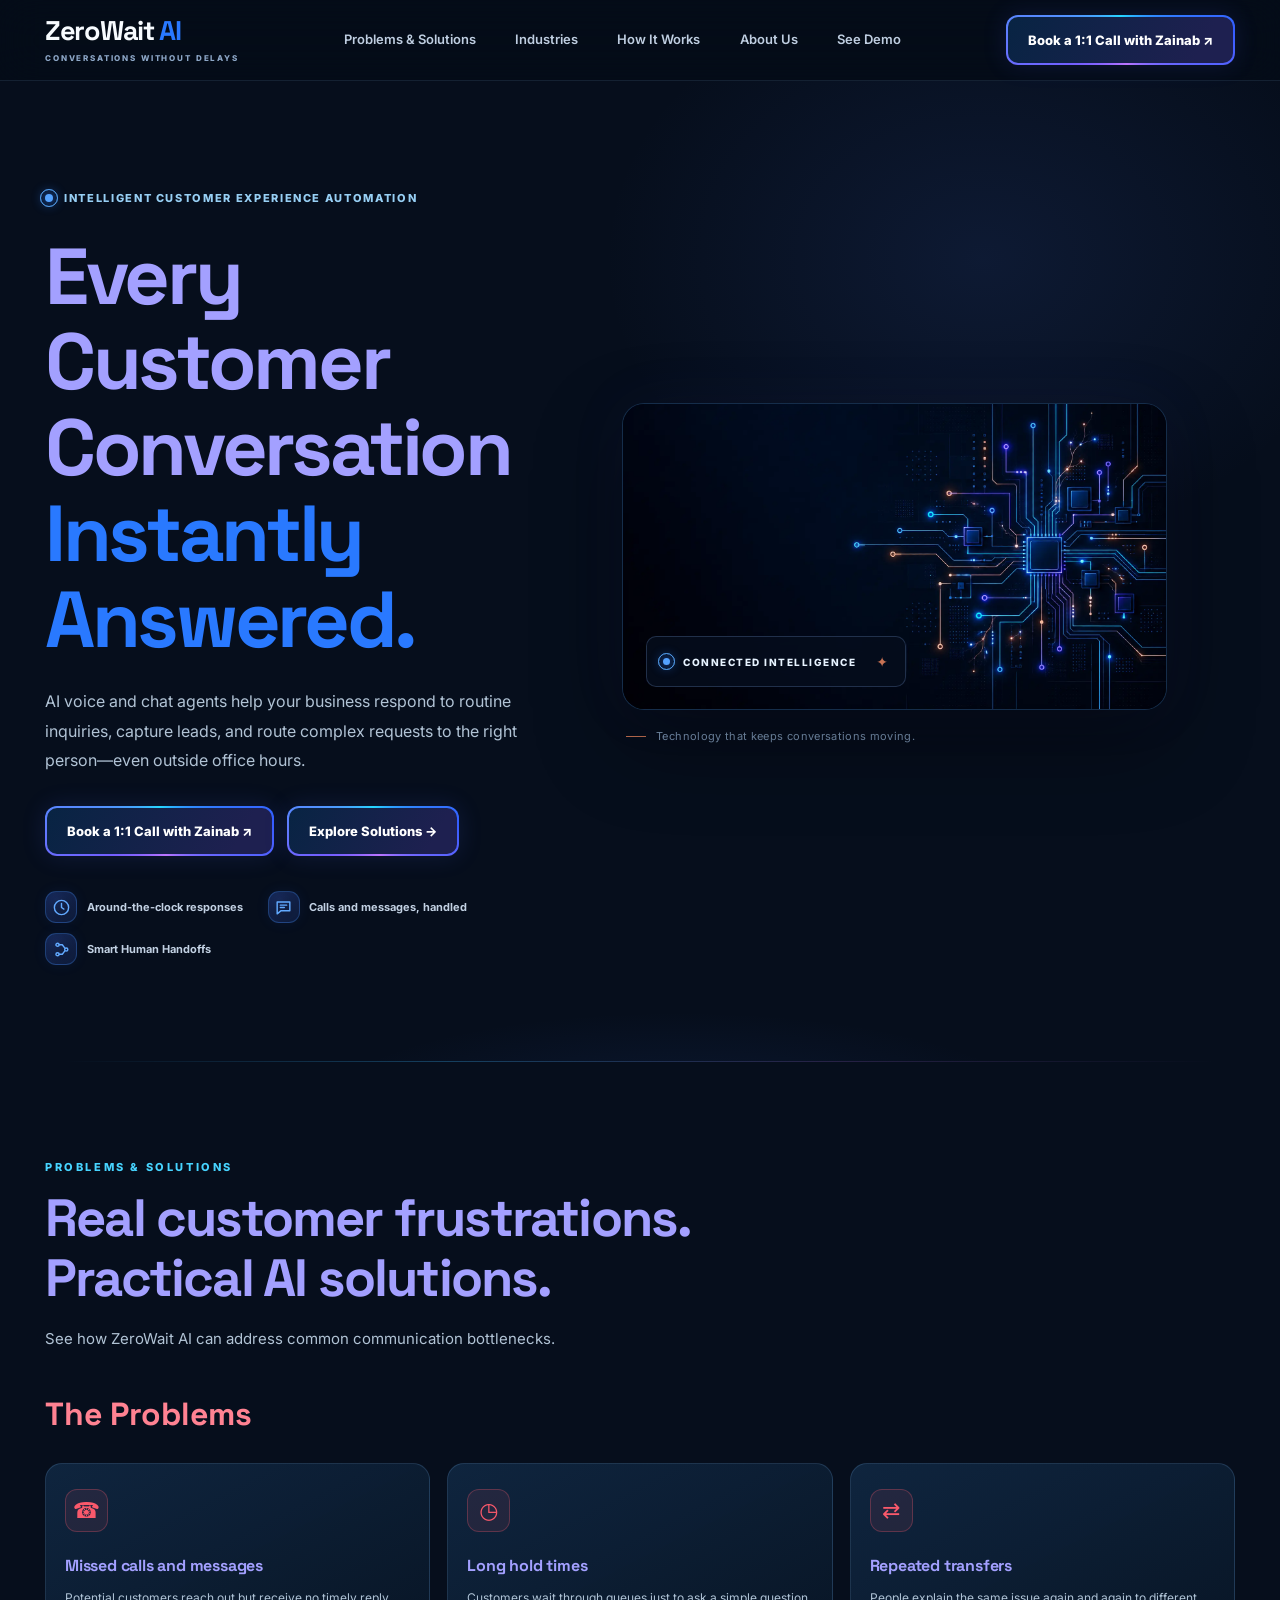
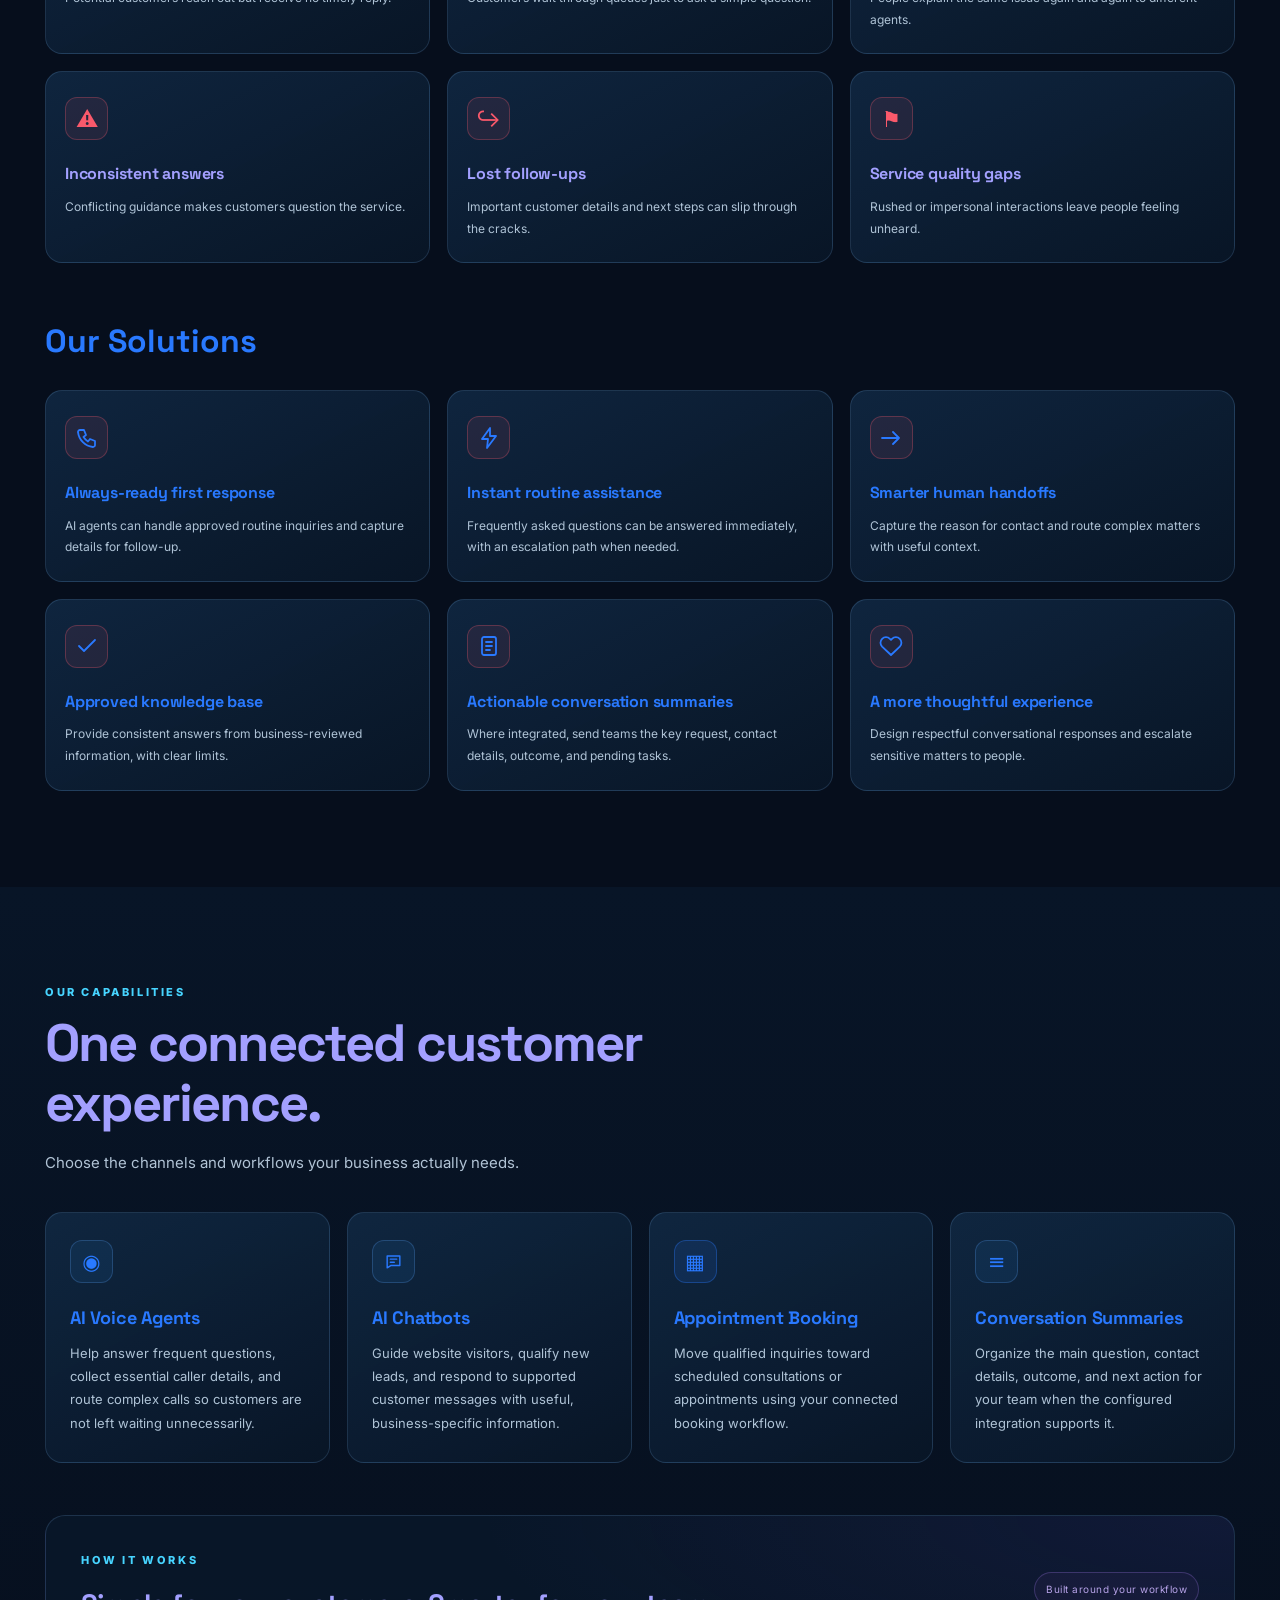
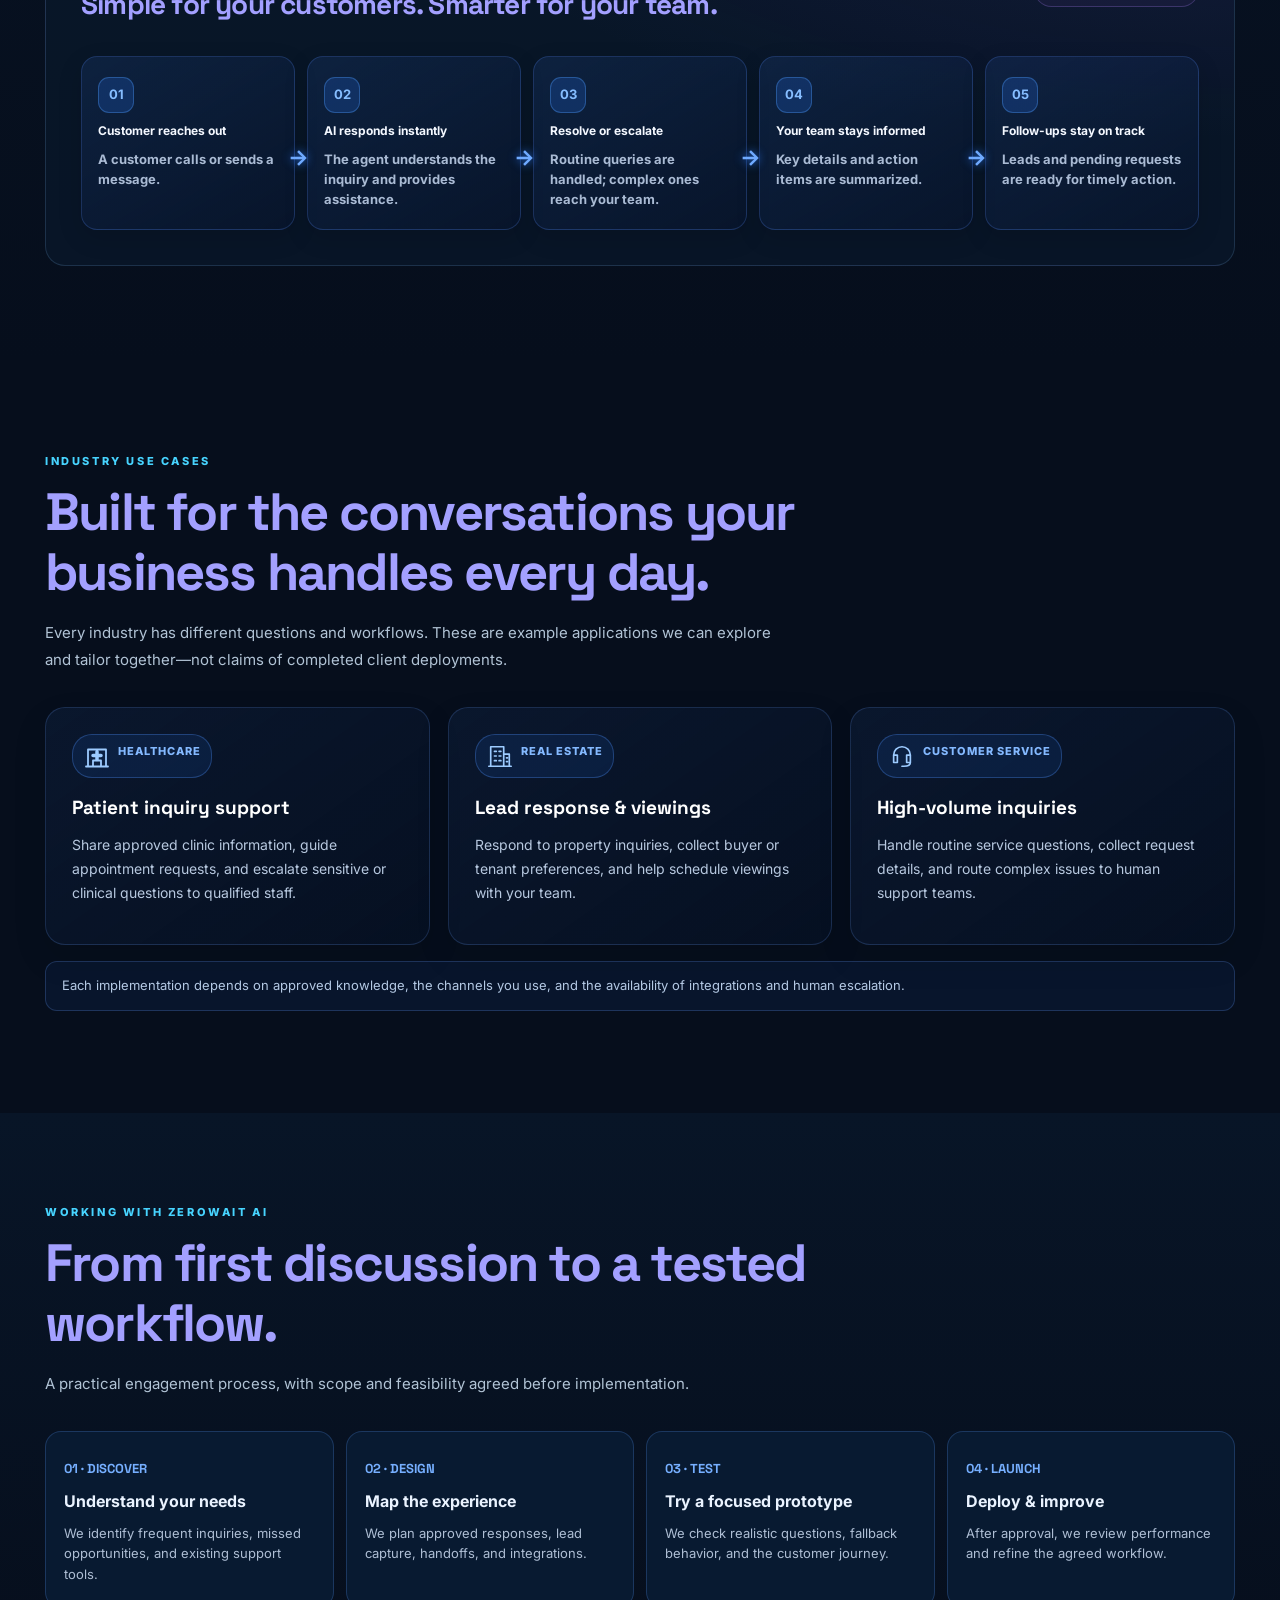
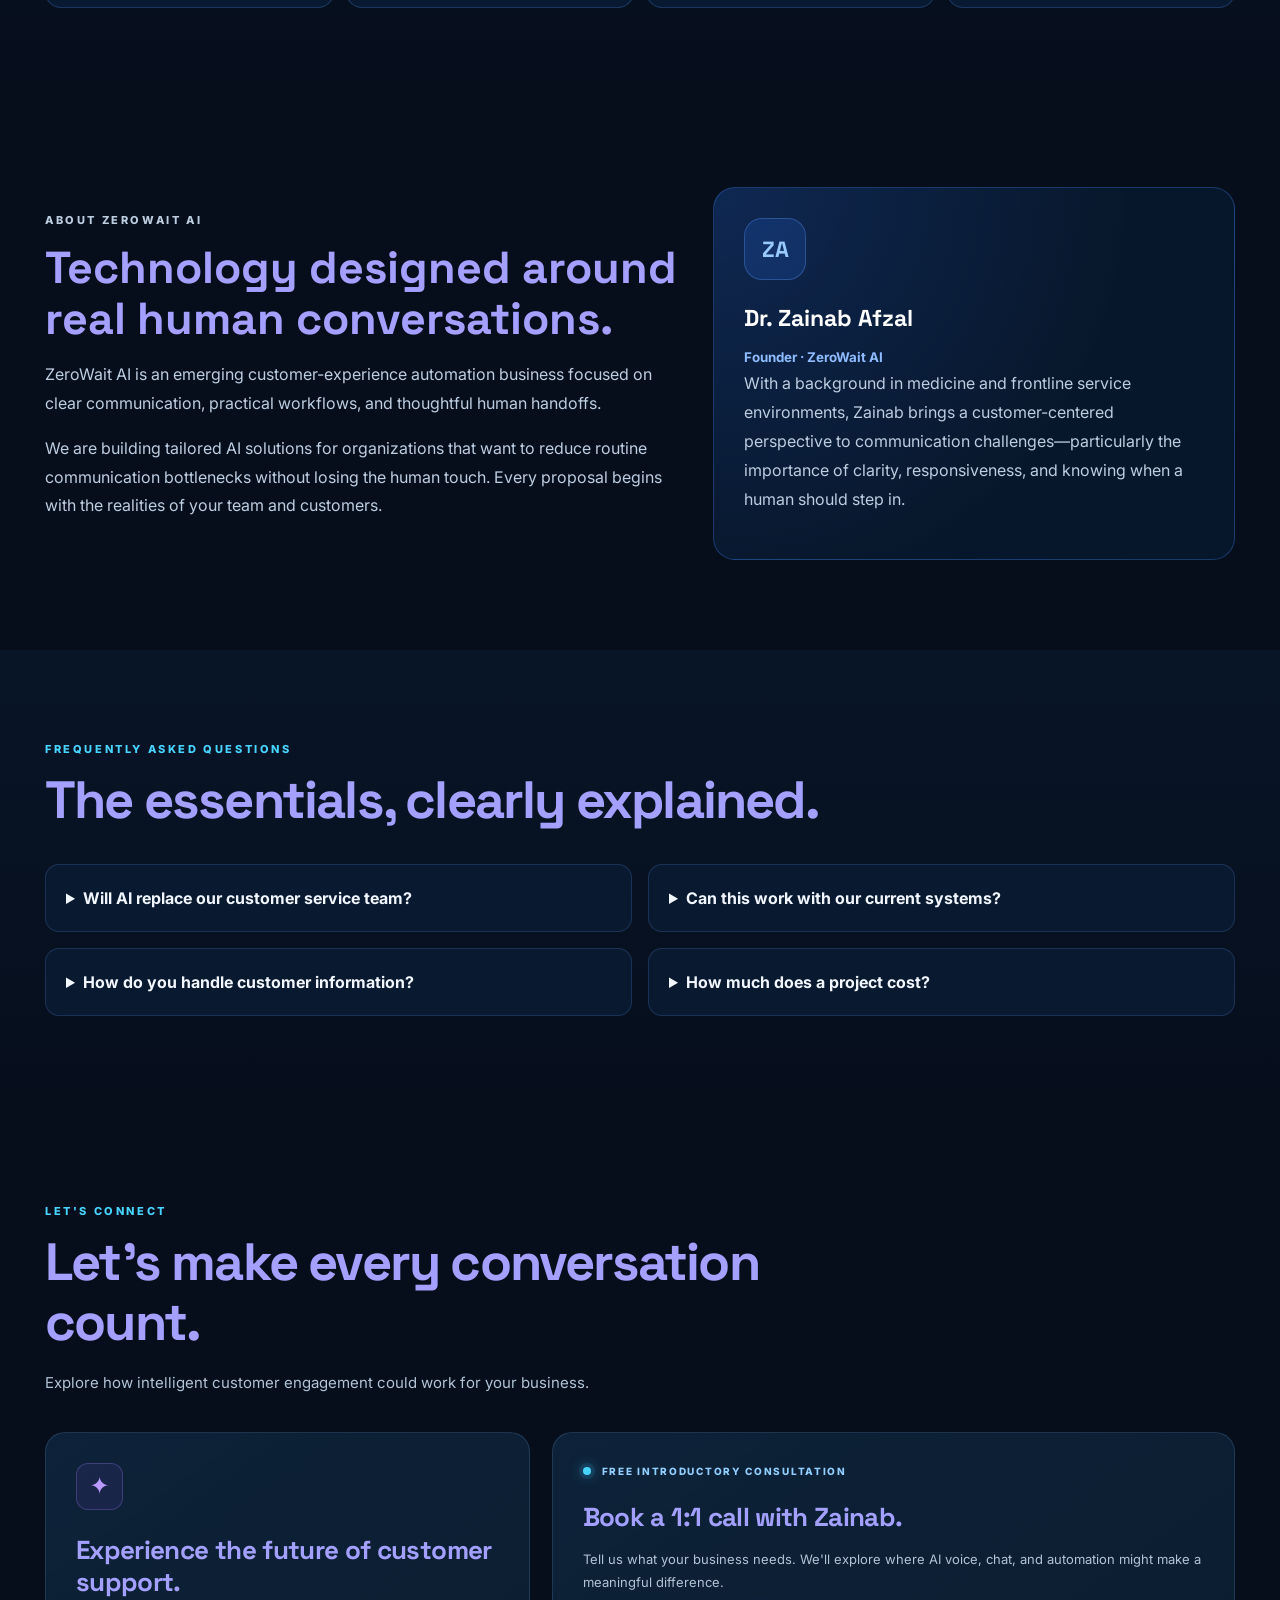
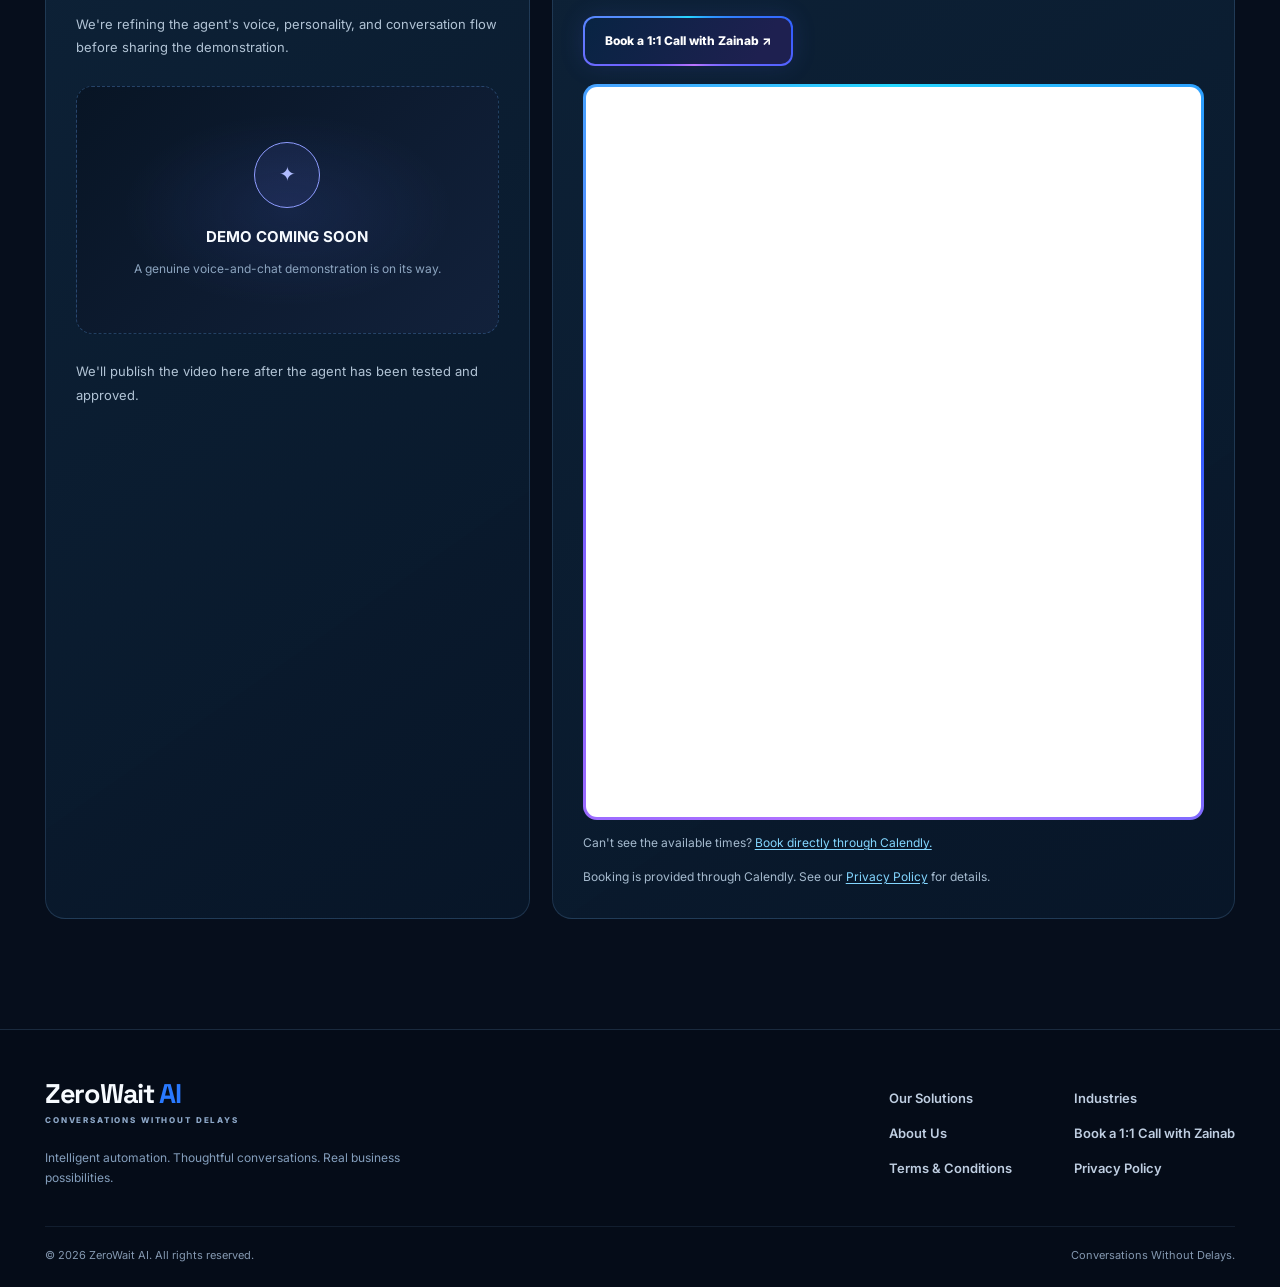
<file: index.html>
<!doctype html>
<html lang="en">
<head>
  <meta charset="utf-8">
  <meta name="viewport" content="width=device-width, initial-scale=1">
  <meta name="theme-color" content="#06101d">
  <meta name="description" content="ZeroWait AI helps businesses answer customer inquiries, book appointments, and streamline support with AI voice agents and chatbots. Conversations Without Delays.">
  <meta property="og:type" content="website">
  <meta property="og:title" content="ZeroWait AI | Conversations Without Delays">
  <meta property="og:description" content="AI-powered voice, chat and customer experience automation for forward-thinking businesses.">
  <meta property="og:image" content="https://zshahafzal-create.github.io/ai-agency-website/assets/zerowait-circuit-hero.png">
  <title>ZeroWait AI | Conversations Without Delays</title>
  <link rel="icon" type="image/svg+xml" href="assets/favicon.svg">
  <link rel="preconnect" href="https://fonts.googleapis.com">
  <link rel="preconnect" href="https://fonts.gstatic.com" crossorigin>
  <link href="https://fonts.googleapis.com/css2?family=Inter:wght@400;500;600;700&family=Space+Grotesk:wght@400;500;600;700&display=swap" rel="stylesheet">
  <link rel="preload" href="assets/zerowait-circuit-hero.webp" as="image" type="image/webp">
  <link rel="stylesheet" href="styles.css">
  <style>
    /* ZeroWait AI enhancements; supplements the existing site stylesheet. */
    :root { --zw-electric: #2979ff; --zw-red: #fa596b; }
    .brand-name > span { color: var(--zw-electric) !important; -webkit-text-fill-color: var(--zw-electric) !important; }
    .nav-links a { position: relative; display: inline-flex; align-items: center; border-radius: 8px; padding: 8px 3px; transition: color .22s ease, text-shadow .22s ease, filter .22s ease; }
    .nav-links a:hover, .nav-links a:focus-visible { color: #80bbff; transform: translateY(-2px); text-shadow: 0 0 7px rgba(63,148,255,.9), 0 0 19px rgba(43,110,255,.65); filter: drop-shadow(0 0 6px rgba(39,117,255,.35)); }
    .nav-links a::after { content: ''; position: absolute; left: 3px; right: 3px; bottom: 1px; height: 2px; border-radius: 2px; background: linear-gradient(90deg, #2979ff, #8b63ff); transform: scaleX(0); transform-origin: center; transition: transform .22s ease; box-shadow: 0 0 11px rgba(74,131,255,.8); }
    .nav-links a:hover::after, .nav-links a:focus-visible::after { transform: scaleX(1); }
    .hero-title-blue { color: var(--zw-electric); -webkit-text-fill-color: var(--zw-electric); display: block; }
    .eyebrow-dot, .visual-overlay .live-dot { position: relative; isolation: isolate; background: #54a2ff !important; box-shadow: 0 0 11px 3px rgba(41,121,255,.48); }
    .eyebrow-dot::before, .eyebrow-dot::after, .visual-overlay .live-dot::before, .visual-overlay .live-dot::after { content: ""; position: absolute; inset: -5px; border: 1px solid rgba(91,173,255,.65); border-radius: 50%; pointer-events: none; animation: zw-radar 2.8s ease-out infinite; }
    .eyebrow-dot::after, .visual-overlay .live-dot::after { animation-delay: 1.4s; }
    @keyframes zw-radar { 0% { transform: scale(.55); opacity: .9; } 100% { transform: scale(2.6); opacity: 0; } }
    .btn-solution { position: relative; display: inline-flex; align-items: center; justify-content: center; border: 1px solid transparent !important; background: linear-gradient(#07172a,#07172a) padding-box, conic-gradient(from var(--zw-angle,0deg),#2979ff,#955aff,#2979ff,#955aff,#2979ff) border-box !important; color: #fff !important; border-radius: 999px; animation: zw-outline 4s linear infinite; transition: transform .2s ease, box-shadow .2s ease; }
    .btn-solution:hover, .btn-solution:focus-visible { transform: translateY(-2px); box-shadow: 0 0 20px rgba(67,113,255,.4); }
    @property --zw-angle { syntax: '<angle>'; initial-value: 0deg; inherits: false; }
    @keyframes zw-outline { to { --zw-angle: 360deg; } }
    .hero-trust .trust-item { display: inline-flex; align-items: center; gap: .6rem; }
    .hero-trust .trust-icon { width: 32px; height: 32px; display: inline-grid; place-items: center; color: #62aaff; border: 1px solid rgba(66,143,255,.32); border-radius: 11px; background: radial-gradient(circle at 35% 25%,rgba(75,118,255,.24),rgba(15,24,50,.55)); box-shadow: inset 0 0 14px rgba(49,107,255,.13),0 0 14px rgba(49,107,255,.08); flex-shrink: 0; transition: transform .2s, box-shadow .2s; }
    .hero-trust .trust-item:hover .trust-icon { transform: translateY(-2px); box-shadow: 0 0 18px rgba(41,121,255,.37); }
    .zw-icon { width: 19px; height: 19px; fill: none; stroke: currentColor; stroke-width: 1.8; stroke-linecap: round; stroke-linejoin: round; }
    #problem .icon-box { color: var(--zw-red) !important; border-color: rgba(250,89,107,.28) !important; background: rgba(250,89,107,.09) !important; }
    #solution .solution-card .icon-box { color: var(--zw-electric) !important; border-color: rgba(41,121,255,.28) !important; background: rgba(41,121,255,.09) !important; }
    #solution .solution-card .icon-box .zw-icon { width: 24px; height: 24px; }
    .circuit-frame { position: relative; isolation: isolate; }
    .hero-grid { grid-template-columns: minmax(0,.82fr) minmax(0,1.18fr); gap: clamp(20px,2.8vw,45px); }
    #hero-heading { font-size:clamp(56px,6.2vw,86px); }
    .hero-visual { width:80%; justify-self:center; }
    .circuit-frame img { aspect-ratio: 16 / 9; object-position: center; }
    .circuit-traces { position:absolute; inset:0; width:100%; height:100%; z-index:2; pointer-events:none; opacity:.65; }
    .circuit-traces path { fill:none; stroke-width:2.2; stroke-linejoin:round; stroke-linecap:round; stroke-dasharray:24 1100; filter:drop-shadow(0 0 4px currentColor); }
    .circuit-traces .trace-blue { stroke:#68c9ff; color:#4aabff; animation: trace-forward 7.5s ease-in-out infinite alternate; }
    .circuit-traces .trace-purple { stroke:#a18cff; color:#8a6fff; animation: trace-backward 8.4s ease-in-out infinite alternate; }
    .circuit-traces .trace-orange { stroke:#ffbf9b; color:#ff9b70; animation: trace-forward 9.1s ease-in-out infinite alternate-reverse; }
    @keyframes trace-forward { from { stroke-dashoffset:70; opacity:.3; } to { stroke-dashoffset:-340; opacity:.75; } }
    @keyframes trace-backward { from { stroke-dashoffset:-390; opacity:.75; } to { stroke-dashoffset:35; opacity:.3; } }
    .comparison-grid { display:grid; grid-template-columns:repeat(2,minmax(0,1fr)); gap:17px; }
    .comparison-card { position:relative; padding:26px; border:1px solid rgba(83,149,237,.25); border-radius:20px; background:linear-gradient(145deg,rgba(25,53,91,.58),rgba(7,20,40,.94)); transition: transform .25s,border-color .25s,box-shadow .25s; }
    .comparison-card:hover { transform:translateY(-5px); border-color:rgba(98,160,255,.58); box-shadow:0 14px 35px rgba(8,28,68,.32); }
    .comparison-label { display:inline-flex; font-size:10px; font-weight:800; letter-spacing:.13em; text-transform:uppercase; margin-bottom:10px; }
    .comparison-problem { color:#ff91a1; }
    .comparison-solution { color:#7cb9ff; }
    .comparison-card h3 { font-size:20px; margin:0 0 9px; color:#f7faff; }
    .comparison-card p { color:#b4c6dc; font-size:14px; line-height:1.65; margin:0; }
    .comparison-divider { height:1px; background:linear-gradient(90deg,rgba(89,151,249,.5),transparent); margin:20px 0; }
    .comparison-card .solution-title { color:#bad8ff; font-size:16px; font-weight:700; margin-bottom:7px; }
    .solution-anchor { scroll-margin-top:105px; }
    .circuit-frame::after { content:none; }
    .zw-split-heading { margin: 34px 0 22px; font-size:clamp(23px,2.8vw,32px); color:#f4f8ff; }
    .zw-split-heading.problem-title { color:#ff8292; }
    .zw-split-heading.solution-title { color:#82b6ff; margin-top:52px; }
    .zw-group-grid { display:grid; grid-template-columns:repeat(3,minmax(0,1fr)); gap:17px; }
    .zw-group-grid .info-card { height:100%; }
    .zw-group-grid .icon-box { display:grid; place-items:center; font-size:22px; }
    .zw-group-grid.problem-group .icon-box { color:#ff7588; border-color:rgba(250,89,107,.32); background:rgba(250,89,107,.1); }
    .zw-group-grid.solution-group .icon-box { color:#2979FF !important; border-color:rgba(41,121,255,.34); background:rgba(41,121,255,.12); }
    .zw-group-grid.solution-group .icon-box .zw-icon { width:24px; height:24px; stroke:#2979FF; }
    .zw-group-grid.solution-group h3, .zw-split-heading.solution-title { color:#2979FF !important; }
    .solution-grid .solution-card .icon-box, .solution-grid .solution-card h3 { color:#2979FF !important; }
    .solution-grid .solution-card:nth-child(3) .icon-box { color:#2979FF !important; border-color:rgba(41,121,255,.34) !important; background:rgba(41,121,255,.12) !important; }
    .zw-industry-symbol { display:inline-flex; width:28px; height:28px; align-items:center; justify-content:center; vertical-align:middle; margin-right:7px; color:#9dcbff; }
    .zw-industry-symbol svg { width:26px; height:26px; fill:none; stroke:currentColor; stroke-width:1.8; stroke-linecap:round; stroke-linejoin:round; }
    .zw-industry-symbol.hospital svg { width:29px; height:29px; }
    .zw-industry-symbol.hospital .medical-cross { stroke-width:3.5; }
    @media(max-width:900px) { .zw-group-grid { grid-template-columns:repeat(2,minmax(0,1fr)); } }
    @media(max-width:600px) { .zw-group-grid { grid-template-columns:1fr; } }
    .steps.zw-flow { display:grid !important; grid-template-columns: repeat(5,minmax(0,1fr)); gap:12px !important; margin:1.25rem 0 0; padding:0; list-style:none; counter-reset:none; }
    .steps.zw-flow li { position:relative; display:flex !important; flex-direction:column; align-items:flex-start; gap:10px; min-width:0; padding:20px 16px !important; border:1px solid rgba(84,135,243,.24); border-radius:16px; background:linear-gradient(150deg,rgba(38,86,169,.19),rgba(8,21,45,.65)); box-shadow:0 8px 24px rgba(0,0,0,.13); }
    .steps.zw-flow li:not(:last-child)::after { content:'→'; position:absolute; z-index:2; top:48%; right:-15px; font-size:22px; color:#6faaff; text-shadow:0 0 10px #2979ff; }
    .steps.zw-flow .step-number { display:inline-flex; align-items:center; justify-content:center; flex-shrink:0; width:36px; height:36px; border-radius:11px; background:rgba(41,121,255,.2); color:#86bdff; border:1px solid rgba(80,158,255,.35); font-size:13px; font-weight:700; }
    .steps.zw-flow .step-title { font-weight:700; line-height:1.35; color:#f4f8ff; }
    .steps.zw-flow .step-desc { font-size:13px; line-height:1.55; color:#aabbd4; }
    @media (min-width:821px) and (max-width:1100px) { .nav-links { display:none; position:absolute; top:80px; left:0; right:0; flex-direction:column; align-items:stretch; gap:6px; background:#071527; border-bottom:1px solid rgba(129,180,231,.2); padding:17px 28px 22px; } .nav-links.open { display:flex; } .nav-links a { padding:8px 0; } .menu-toggle { display:inline-flex; margin-left:auto; } .btn-header { display:none; } }
    @media (max-width: 1000px) { .steps.zw-flow { grid-template-columns: repeat(2,minmax(0,1fr)); } .steps.zw-flow li::after { display:none; } }
    @media (max-width: 560px) { .steps.zw-flow { grid-template-columns: 1fr; } .hero-trust .trust-item { margin-bottom: .35rem; } }
    .zw-section { padding:clamp(64px,7vw,100px) 0; }
    .zw-section .section-heading { margin-bottom:34px; }
    .zw-card-grid { display:grid; grid-template-columns:repeat(3,minmax(0,1fr)); gap:18px; }
    .zw-card { border:1px solid rgba(100,151,239,.2); border-radius:20px; padding:26px; background:linear-gradient(145deg,rgba(31,65,124,.18),rgba(6,17,36,.72)); box-shadow:0 14px 34px rgba(0,0,0,.1); }
    .zw-card h3 { margin:14px 0 10px; font-size:19px; color:#fff; }
    .zw-card p { color:#b7c8df; line-height:1.7; font-size:14px; }
    .zw-card .zw-card-tag { display:inline-flex; font-size:11px; font-weight:800; letter-spacing:.09em; text-transform:uppercase; color:#84b9ff; border:1px solid rgba(80,150,255,.3); background:rgba(37,102,214,.13); padding:7px 10px; border-radius:20px; }
    .zw-foundation { display:grid; grid-template-columns:1.1fr .9fr; gap:30px; align-items:center; }
    .zw-foundation h2 { font-size:clamp(28px,3.5vw,46px); line-height:1.13; margin:12px 0 16px; }
    .zw-foundation p { color:#bdcde0; line-height:1.8; }
    .zw-founder-panel { border:1px solid rgba(73,138,255,.3); background:radial-gradient(circle at top left,rgba(42,96,213,.23),transparent 65%),#07172b; border-radius:22px; padding:30px; }
    .zw-founder-panel .zw-monogram { display:grid; place-items:center; width:62px; height:62px; border-radius:18px; background:rgba(41,121,255,.17); color:#98c9ff; font:700 22px 'Space Grotesk',sans-serif; border:1px solid rgba(99,159,255,.3); }
    .zw-founder-panel h3 { margin:20px 0 5px; color:#fff; font-size:23px; }
    .zw-founder-panel small { color:#8fbcff; font-weight:700; }
    .zw-stage-grid { display:grid; grid-template-columns:repeat(4,minmax(0,1fr)); gap:12px; margin-top:28px; }
    .zw-stage { padding:22px 18px; border:1px solid rgba(90,150,244,.23); background:#081a31; border-radius:16px; }
    .zw-stage strong { display:block; color:#eaf3ff; margin:8px 0; }
    .zw-stage p { margin:0; font-size:13px; color:#aebed4; line-height:1.6; }
    .zw-stage-number { color:#76afff; font:700 13px 'Space Grotesk',sans-serif; }
    .zw-demo-notice { font-size:13px; padding:13px 16px; border:1px solid rgba(100,155,244,.24); border-radius:12px; color:#b4c9e4; background:rgba(41,121,255,.07); margin-top:16px; }
    .zw-faq { display:grid; grid-template-columns:repeat(2,minmax(0,1fr)); gap:16px; }
    .zw-faq details { border:1px solid rgba(100,151,239,.2); border-radius:14px; background:rgba(12,31,57,.65); padding:20px; }
    .zw-faq summary { cursor:pointer; color:#f2f7ff; font-weight:700; }
    .zw-faq details p { color:#aec1d9; line-height:1.7; font-size:14px; margin:12px 0 0; }
    @media(max-width:900px) { .zw-card-grid { grid-template-columns:repeat(2,minmax(0,1fr)); } .zw-foundation { grid-template-columns:1fr; } .zw-stage-grid { grid-template-columns:repeat(2,minmax(0,1fr)); } .hero-grid {grid-template-columns:1fr;} }
    @media(max-width:600px) { .zw-card-grid,.zw-faq,.zw-stage-grid,.comparison-grid { grid-template-columns:1fr; } .zw-card { padding:22px; } .comparison-card {padding:21px;} }
    @media (prefers-reduced-motion: reduce) { .eyebrow-dot::before, .eyebrow-dot::after, .visual-overlay .live-dot::before, .visual-overlay .live-dot::after, .btn-solution, .circuit-traces path { animation: none !important; } .circuit-traces { opacity:.25; } }
  </style>
  <script defer src="main.js"></script>
</head>
<body>
  <a class="skip-link" href="#main">Skip to content</a>
  <header class="site-header">
    <div class="wrap nav">
      <a class="brand" href="#home" aria-label="ZeroWait AI — home">
        <span class="brand-name">ZeroWait <span>AI</span></span>
        <span class="brand-sub">CONVERSATIONS WITHOUT DELAYS</span>
      </a>
      <nav class="nav-links" id="main-menu" aria-label="Main navigation">
        <a href="#problem">Problems &amp; Solutions</a>
        <a href="#industries">Industries</a>
        <a href="#process">How It Works</a>
        <a href="#about">About Us</a>
        <a href="#demo">See Demo</a>
      </nav>
      <a class="btn btn-glow btn-header" href="#book"><span>Book a 1:1 Call with Zainab <span aria-hidden="true">↗</span></span></a>
      <button class="menu-toggle" id="menu-toggle" type="button" aria-expanded="false" aria-controls="main-menu" aria-label="Open navigation menu">
        <span aria-hidden="true">☰</span>
      </button>
    </div>
  </header>

  <main id="main">
    <section class="hero" id="home" aria-labelledby="hero-heading">
      <div class="hero-ambient" aria-hidden="true"></div>
      <div class="wrap hero-grid">
        <div class="hero-copy">
          <p class="eyebrow"><span class="eyebrow-dot" aria-hidden="true"></span> Intelligent customer experience automation</p>
          <h1 id="hero-heading">Every Customer Conversation <span class="hero-title-blue">Instantly Answered.</span></h1>
          <p class="hero-lead">AI voice and chat agents help your business respond to routine inquiries, capture leads, and route complex requests to the right person—even outside office hours.</p>
          <div class="hero-actions">
            <a class="btn btn-glow" href="#book"><span>Book a 1:1 Call with Zainab <span aria-hidden="true">↗</span></span></a>
            <a class="btn btn-glow" href="#solution"><span>Explore Solutions <span aria-hidden="true">→</span></span></a>
          </div>
          <div class="hero-trust" aria-label="Service highlights">
            <span class="trust-item"><span class="trust-icon" aria-hidden="true"><svg class="zw-icon" viewBox="0 0 24 24"><circle cx="12" cy="12" r="9"/><path d="M12 7v5l3 2"/></svg></span> Around-the-clock responses</span>
            <span class="trust-item"><span class="trust-icon" aria-hidden="true"><svg class="zw-icon" viewBox="0 0 24 24"><path d="M4 5h16v11H9l-5 4z"/><path d="M8 9h8M8 12h5"/></svg></span> Calls and messages, handled</span>
            <span class="trust-item"><span class="trust-icon" aria-hidden="true"><svg class="zw-icon" viewBox="0 0 24 24"><circle cx="7" cy="6" r="2"/><circle cx="18" cy="12" r="2"/><circle cx="7" cy="18" r="2"/><path d="M9 6h4l3 4M9 18h4l3-4"/></svg></span> Smart Human Handoffs</span>
          </div>
        </div>
        <div class="hero-visual">
          <div class="circuit-frame">
            <img src="assets/zerowait-circuit-hero.webp" alt="Fine blue, violet, and terracotta motherboard circuits converging on an AI microchip, with subtle branching neural connections" width="1672" height="941" fetchpriority="high">
            <svg class="circuit-traces" viewBox="0 0 1672 941" preserveAspectRatio="xMidYMid meet" aria-hidden="true" focusable="false">
              <path class="trace-blue" d="M720 435 H970 L1018 482 H1140 L1160 463 H1230"/>
              <path class="trace-orange" d="M832 463 H965 L1004 503 H1162 L1184 482 H1234"/>
              <path class="trace-purple" d="M1004 275 H1190 V400 L1234 437"/>
              <path class="trace-blue" d="M1351 452 H1516 L1586 522 H1672"/>
              <path class="trace-purple" d="M1345 525 V607 L1385 655 V722"/>
            </svg>
            <div class="visual-overlay" aria-hidden="true">
              <span class="live-dot"></span>
              <span>CONNECTED INTELLIGENCE</span>
              <span class="visual-cross">✦</span>
            </div>
          </div>
          <div class="visual-caption"><span class="visual-caption-line" aria-hidden="true"></span> Technology that keeps conversations moving.</div>
        </div>
      </div>
      <div class="hero-bottom-glow" aria-hidden="true"></div>
    </section>

    <div class="section-divider" aria-hidden="true"></div>
    <section class="section" id="problem" aria-labelledby="problem-heading">
      <div class="wrap">
        <div class="section-heading">
          <p class="kicker">Problems &amp; Solutions</p>
          <h2 id="problem-heading">Real customer frustrations. <span class="text-gradient">Practical AI solutions.</span></h2>
          <p>See how ZeroWait AI can address common communication bottlenecks.</p>
        </div>
        <h3 class="zw-split-heading problem-title">The Problems</h3>
        <div class="zw-group-grid problem-group">
          <article class="info-card"><span class="icon-box" aria-hidden="true">☎</span><h3>Missed calls and messages</h3><p>Potential customers reach out but receive no timely reply.</p></article>
          <article class="info-card"><span class="icon-box" aria-hidden="true">◷</span><h3>Long hold times</h3><p>Customers wait through queues just to ask a simple question.</p></article>
          <article class="info-card"><span class="icon-box" aria-hidden="true">⇄</span><h3>Repeated transfers</h3><p>People explain the same issue again and again to different agents.</p></article>
          <article class="info-card"><span class="icon-box" aria-hidden="true">⚠</span><h3>Inconsistent answers</h3><p>Conflicting guidance makes customers question the service.</p></article>
          <article class="info-card"><span class="icon-box" aria-hidden="true">↪</span><h3>Lost follow-ups</h3><p>Important customer details and next steps can slip through the cracks.</p></article>
          <article class="info-card"><span class="icon-box" aria-hidden="true">⚑</span><h3>Service quality gaps</h3><p>Rushed or impersonal interactions leave people feeling unheard.</p></article>
        </div>
        <h3 id="solution" class="zw-split-heading solution-title solution-anchor">Our Solutions</h3>
        <div class="zw-group-grid solution-group">
          <article class="info-card"><span class="icon-box" aria-hidden="true"><svg class="zw-icon" viewBox="0 0 24 24"><path d="M5 4h4l2 5-2.5 2a16 16 0 0 0 4.5 4.5L15 13l5 2v4a2 2 0 0 1-2.1 2A17 17 0 0 1 3 6.1 2 2 0 0 1 5 4z"/></svg></span><h3>Always-ready first response</h3><p>AI agents can handle approved routine inquiries and capture details for follow-up.</p></article>
          <article class="info-card"><span class="icon-box" aria-hidden="true"><svg class="zw-icon" viewBox="0 0 24 24"><path d="M13 2 5 13h6l-1 9 9-12h-6z"/></svg></span><h3>Instant routine assistance</h3><p>Frequently asked questions can be answered immediately, with an escalation path when needed.</p></article>
          <article class="info-card"><span class="icon-box" aria-hidden="true"><svg class="zw-icon" viewBox="0 0 24 24"><path d="M3 12h17M14 6l6 6-6 6"/></svg></span><h3>Smarter human handoffs</h3><p>Capture the reason for contact and route complex matters with useful context.</p></article>
          <article class="info-card"><span class="icon-box" aria-hidden="true"><svg class="zw-icon" viewBox="0 0 24 24"><path d="m4 12 5 5L20 6"/></svg></span><h3>Approved knowledge base</h3><p>Provide consistent answers from business-reviewed information, with clear limits.</p></article>
          <article class="info-card"><span class="icon-box" aria-hidden="true"><svg class="zw-icon" viewBox="0 0 24 24"><rect x="5" y="3" width="14" height="18" rx="2"/><path d="M9 8h6M9 12h6M9 16h4"/></svg></span><h3>Actionable conversation summaries</h3><p>Where integrated, send teams the key request, contact details, outcome, and pending tasks.</p></article>
          <article class="info-card"><span class="icon-box" aria-hidden="true"><svg class="zw-icon" viewBox="0 0 24 24"><path d="M20.8 4.8a5.5 5.5 0 0 0-7.8 0L12 5.9l-1.1-1.1a5.5 5.5 0 0 0-7.8 7.8L12 21l8.8-8.4a5.5 5.5 0 0 0 0-7.8z"/></svg></span><h3>A more thoughtful experience</h3><p>Design respectful conversational responses and escalate sensitive matters to people.</p></article>
        </div>
      </div>
    </section>

    <section class="section section-alt" aria-labelledby="solution-heading">
      <div class="wrap">
        <div class="section-heading">
          <p class="kicker">Our Capabilities</p>
          <h2 id="solution-heading">One connected <span class="text-gradient">customer experience.</span></h2>
          <p>Choose the channels and workflows your business actually needs.</p>
        </div>
        <div class="solution-grid">
          <article class="info-card solution-card"><span class="icon-box" aria-hidden="true">◉</span><h3>AI Voice Agents</h3><p>Help answer frequent questions, collect essential caller details, and route complex calls so customers are not left waiting unnecessarily.</p></article>
          <article class="info-card solution-card"><span class="icon-box" aria-hidden="true"><svg class="zw-icon" viewBox="0 0 24 24"><path d="M4 5h16v12H9l-5 3z"/><path d="M8 9h8M8 13h5"/></svg></span><h3>AI Chatbots</h3><p>Guide website visitors, qualify new leads, and respond to supported customer messages with useful, business-specific information.</p></article>
          <article class="info-card solution-card"><span class="icon-box" aria-hidden="true">▦</span><h3>Appointment Booking</h3><p>Move qualified inquiries toward scheduled consultations or appointments using your connected booking workflow.</p></article>
          <article class="info-card solution-card"><span class="icon-box" aria-hidden="true">≡</span><h3>Conversation Summaries</h3><p>Organize the main question, contact details, outcome, and next action for your team when the configured integration supports it.</p></article>
        </div>
        <div class="process-panel" id="process">
          <div class="process-heading">
            <div><p class="kicker">How It Works</p><h3>Simple for your customers. Smarter for your team.</h3></div>
            <span class="process-chip">Built around your workflow</span>
          </div>
          <ol class="steps zw-flow" aria-label="Five-step customer conversation workflow">
            <li><span class="step-number">01</span><span class="step-title">Customer reaches out</span><span class="step-desc">A customer calls or sends a message.</span></li>
            <li><span class="step-number">02</span><span class="step-title">AI responds instantly</span><span class="step-desc">The agent understands the inquiry and provides assistance.</span></li>
            <li><span class="step-number">03</span><span class="step-title">Resolve or escalate</span><span class="step-desc">Routine queries are handled; complex ones reach your team.</span></li>
            <li><span class="step-number">04</span><span class="step-title">Your team stays informed</span><span class="step-desc">Key details and action items are summarized.</span></li>
            <li><span class="step-number">05</span><span class="step-title">Follow-ups stay on track</span><span class="step-desc">Leads and pending requests are ready for timely action.</span></li>
          </ol>
        </div>
      </div>
    </section>

    <section class="section zw-section" id="industries" aria-labelledby="industries-heading">
      <div class="wrap">
        <div class="section-heading">
          <p class="kicker">Industry Use Cases</p>
          <h2 id="industries-heading">Built for the conversations <span class="text-gradient">your business handles every day.</span></h2>
          <p>Every industry has different questions and workflows. These are example applications we can explore and tailor together—not claims of completed client deployments.</p>
        </div>
        <div class="zw-card-grid">
          <article class="zw-card"><span class="zw-card-tag"><span class="zw-industry-symbol hospital" aria-hidden="true"><svg viewBox="0 0 28 28"><path d="M5 25V8h18v17M3 25h22M10 25v-6h8v6"/><path class="medical-cross" d="M14 10v8M10 14h8"/></svg></span>Healthcare</span><h3>Patient inquiry support</h3><p>Share approved clinic information, guide appointment requests, and escalate sensitive or clinical questions to qualified staff.</p></article>
          <article class="zw-card"><span class="zw-card-tag"><span class="zw-industry-symbol" aria-hidden="true"><svg viewBox="0 0 28 28"><path d="M4 25V4h14v21M18 12h6v13M2 25h24M8 9h2M13 9h2M8 14h2M13 14h2M8 19h2M13 19h2M21 16h1M21 20h1"/></svg></span>Real Estate</span><h3>Lead response &amp; viewings</h3><p>Respond to property inquiries, collect buyer or tenant preferences, and help schedule viewings with your team.</p></article>
          <article class="zw-card"><span class="zw-card-tag"><span class="zw-industry-symbol" aria-hidden="true"><svg viewBox="0 0 28 28"><path d="M5 15v-2a9 9 0 0 1 18 0v2M5 15v6h4v-8H5v2M23 15v6h-4v-8h4v2M23 21c0 3-3 4-7 4h-2"/></svg></span>Customer Service</span><h3>High-volume inquiries</h3><p>Handle routine service questions, collect request details, and route complex issues to human support teams.</p></article>
        </div>
        <p class="zw-demo-notice">Each implementation depends on approved knowledge, the channels you use, and the availability of integrations and human escalation.</p>
      </div>
    </section>

    <section class="section section-alt zw-section" id="delivery" aria-labelledby="delivery-heading">
      <div class="wrap">
        <div class="section-heading">
          <p class="kicker">Working With ZeroWait AI</p>
          <h2 id="delivery-heading">From first discussion <span class="text-gradient">to a tested workflow.</span></h2>
          <p>A practical engagement process, with scope and feasibility agreed before implementation.</p>
        </div>
        <div class="zw-stage-grid">
          <div class="zw-stage"><span class="zw-stage-number">01 · DISCOVER</span><strong>Understand your needs</strong><p>We identify frequent inquiries, missed opportunities, and existing support tools.</p></div>
          <div class="zw-stage"><span class="zw-stage-number">02 · DESIGN</span><strong>Map the experience</strong><p>We plan approved responses, lead capture, handoffs, and integrations.</p></div>
          <div class="zw-stage"><span class="zw-stage-number">03 · TEST</span><strong>Try a focused prototype</strong><p>We check realistic questions, fallback behavior, and the customer journey.</p></div>
          <div class="zw-stage"><span class="zw-stage-number">04 · LAUNCH</span><strong>Deploy &amp; improve</strong><p>After approval, we review performance and refine the agreed workflow.</p></div>
        </div>
      </div>
    </section>

    <section class="section zw-section" id="about" aria-labelledby="about-heading">
      <div class="wrap zw-foundation">
        <div>
          <p class="kicker">About ZeroWait AI</p>
          <h2 id="about-heading">Technology designed around <span class="text-gradient">real human conversations.</span></h2>
          <p>ZeroWait AI is an emerging customer-experience automation business focused on clear communication, practical workflows, and thoughtful human handoffs.</p>
          <p>We are building tailored AI solutions for organizations that want to reduce routine communication bottlenecks without losing the human touch. Every proposal begins with the realities of your team and customers.</p>
        </div>
        <aside class="zw-founder-panel" aria-label="Founder introduction">
          <div class="zw-monogram" aria-hidden="true">ZA</div>
          <h3>Dr. Zainab Afzal</h3>
          <small>Founder · ZeroWait AI</small>
          <p>With a background in medicine and frontline service environments, Zainab brings a customer-centered perspective to communication challenges—particularly the importance of clarity, responsiveness, and knowing when a human should step in.</p>
        </aside>
      </div>
    </section>

    <section class="section section-alt zw-section" id="faq" aria-labelledby="faq-heading">
      <div class="wrap">
        <div class="section-heading"><p class="kicker">Frequently Asked Questions</p><h2 id="faq-heading">The essentials, <span class="text-gradient">clearly explained.</span></h2></div>
        <div class="zw-faq">
          <details><summary>Will AI replace our customer service team?</summary><p>The goal is to support your team with routine inquiries and better routing. Human review and escalation remain essential for complex, sensitive, or unusual situations.</p></details>
          <details><summary>Can this work with our current systems?</summary><p>It depends on your communication channels, existing tools, permissions, and available integrations. We assess compatibility during discovery before recommending an implementation.</p></details>
          <details><summary>How do you handle customer information?</summary><p>Data access, retention, permissions, and any third-party services must be agreed for each project. Sensitive workflows require appropriate safeguards and a clear human escalation policy.</p></details>
          <details><summary>How much does a project cost?</summary><p>Pricing depends on call or message volume, integrations, scope, and ongoing support. We discuss your requirements before proposing a tailored quote.</p></details>
        </div>
      </div>
    </section>

    <section class="section connect-section" id="demo" aria-labelledby="connect-heading">
      <div class="wrap">
        <div class="section-heading">
          <p class="kicker">Let's Connect</p>
          <h2 id="connect-heading">Let's make every <span class="text-gradient">conversation count.</span></h2>
          <p>Explore how intelligent customer engagement could work for your business.</p>
        </div>
        <div class="connect-grid">
          <div class="feature-panel demo-panel">
            <span class="panel-icon" aria-hidden="true">✦</span>
            <h3>Experience the future of customer support.</h3>
            <p>We're refining the agent's voice, personality, and conversation flow before sharing the demonstration.</p>
            <div class="demo-preview">
              <span class="demo-play" aria-hidden="true">✦</span>
              <strong>DEMO COMING SOON</strong>
              <small>A genuine voice-and-chat demonstration is on its way.</small>
            </div>
            <p class="panel-note">We'll publish the video here after the agent has been tested and approved.</p>
          </div>
          <div class="feature-panel booking-panel" id="book">
            <div class="booking-label"><span class="live-dot" aria-hidden="true"></span> FREE INTRODUCTORY CONSULTATION</div>
            <h3>Book a 1:1 call with Zainab.</h3>
            <p>Tell us what your business needs. We'll explore where AI voice, chat, and automation might make a meaningful difference.</p>
            <a class="btn btn-glow booking-link" href="https://calendly.com/zainabshahafzal/free-ai-consultation" target="_blank" rel="noopener noreferrer"><span>Book a 1:1 Call with Zainab <span aria-hidden="true">↗</span></span></a>
            <div class="calendar-frame">
              <iframe title="ZeroWait AI free 30-minute consultation calendar" loading="lazy" src="https://calendly.com/zainabshahafzal/free-ai-consultation" allow="fullscreen"></iframe>
            </div>
            <p class="calendar-fallback">Can't see the available times? <a href="https://calendly.com/zainabshahafzal/free-ai-consultation" target="_blank" rel="noopener noreferrer">Book directly through Calendly.</a></p>
            <p class="privacy-note">Booking is provided through Calendly. See our <a href="privacy.html">Privacy Policy</a> for details.</p>
          </div>
        </div>
      </div>
    </section>
  </main>

  <footer class="footer">
    <div class="wrap footer-top">
      <div>
        <a class="brand" href="#home" aria-label="ZeroWait AI — back to top"><span class="brand-name">ZeroWait <span>AI</span></span><span class="brand-sub">CONVERSATIONS WITHOUT DELAYS</span></a>
        <p>Intelligent automation. Thoughtful conversations. Real business possibilities.</p>
      </div>
      <nav class="footer-nav" aria-label="Footer navigation">
        <a href="#solution">Our Solutions</a>
        <a href="#industries">Industries</a>
        <a href="#about">About Us</a>
        <a href="#book">Book a 1:1 Call with Zainab</a>
        <a href="terms.html">Terms & Conditions</a>
        <a href="privacy.html">Privacy Policy</a>
      </nav>
    </div>
    <div class="wrap footer-bottom"><span>© <span id="year">2026</span> ZeroWait AI. All rights reserved.</span><span>Conversations Without Delays.</span></div>
  </footer>

<script>
  window.chatwootSettings = {"position":"right","type":"standard","launcherTitle":""};
  (function(d,t) {
    var BASE_URL="https://crm.secondbrainos.com";
    var g=d.createElement(t),s=d.getElementsByTagName(t)[0];
    g.src=BASE_URL+"/packs/js/sdk.js";
    g.async = true;
    s.parentNode.insertBefore(g,s);
    g.onload=function(){
      window.chatwootSDK.run({
        websiteToken: '8xtmbZRGHQB9qHDsBubQb9Em',
        baseUrl: BASE_URL
      })
    }
  })(document,"script");
</script>

</body>
</html>
</file>
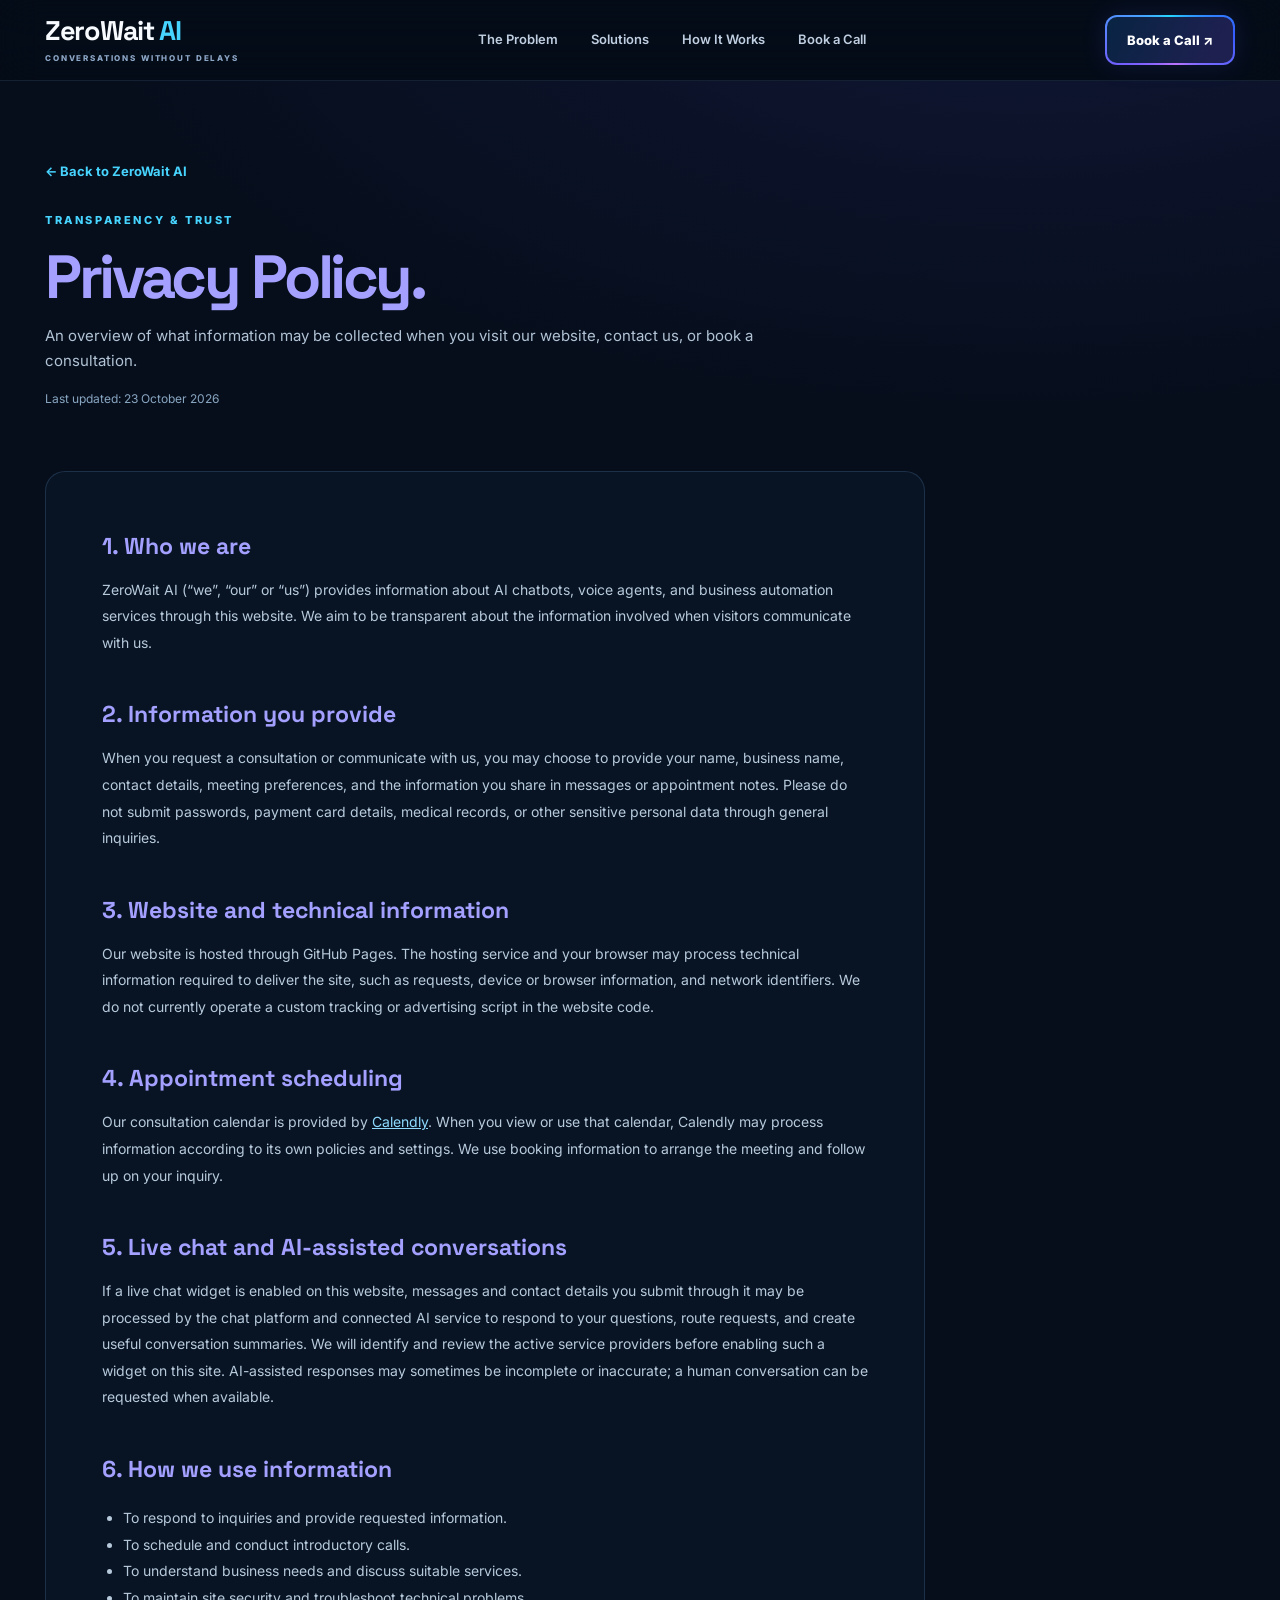
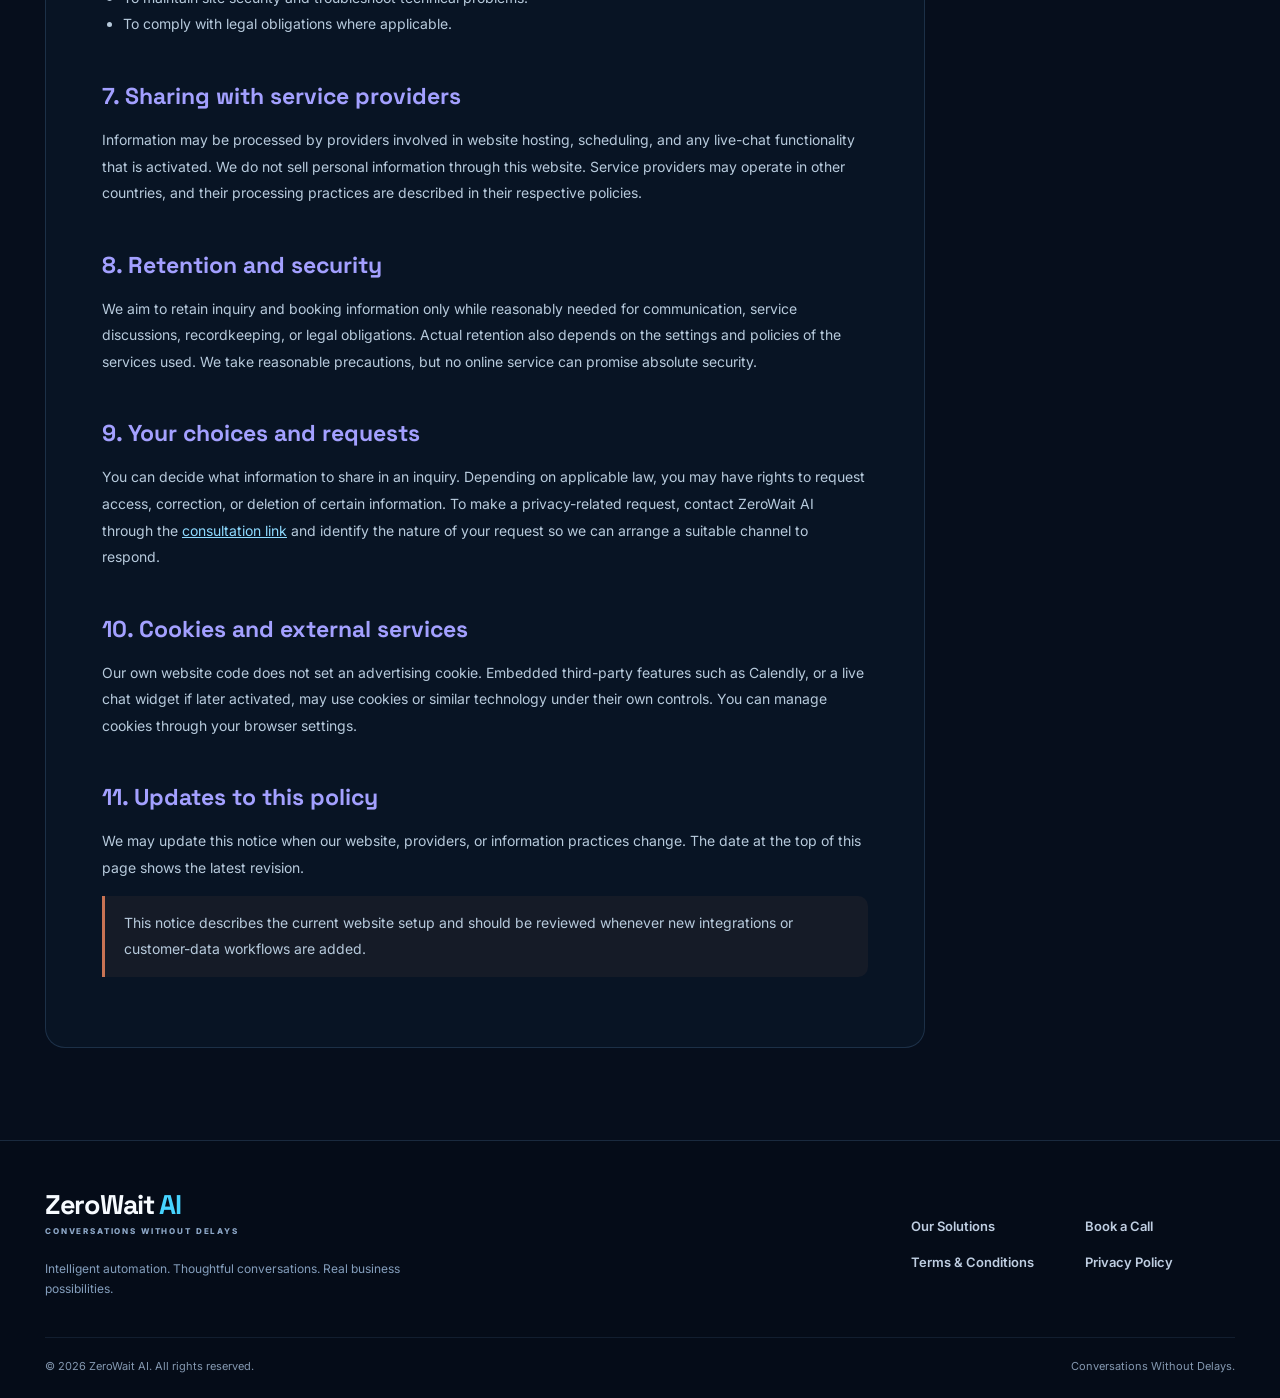
<file: privacy.html>
<!doctype html>
<html lang="en">
<head>
  <meta charset="utf-8">
  <meta name="viewport" content="width=device-width, initial-scale=1">
  <meta name="theme-color" content="#06101d">
  <meta name="description" content="Learn how ZeroWait AI handles information shared through its website, appointment scheduling, and customer conversations.">
  <title>Privacy Policy | ZeroWait AI</title>
  <link rel="icon" type="image/svg+xml" href="assets/favicon.svg">
  <link rel="preconnect" href="https://fonts.googleapis.com">
  <link rel="preconnect" href="https://fonts.gstatic.com" crossorigin>
  <link href="https://fonts.googleapis.com/css2?family=Inter:wght@400;500;600;700&family=Space+Grotesk:wght@400;500;600;700&display=swap" rel="stylesheet">
  <link rel="stylesheet" href="styles.css">
  <script defer src="main.js"></script>
</head>
<body>
  <a class="skip-link" href="#main">Skip to content</a>
  <header class="site-header">
    <div class="wrap nav">
      <a class="brand" href="index.html#home"><span class="brand-name">ZeroWait <span>AI</span></span><span class="brand-sub">CONVERSATIONS WITHOUT DELAYS</span></a>
      <nav class="nav-links" id="main-menu" aria-label="Main navigation">
        <a href="index.html#problem">The Problem</a>
        <a href="index.html#solution">Solutions</a>
        <a href="index.html#process">How It Works</a>
        <a href="index.html#book">Book a Call</a>
      </nav>
      <a class="btn btn-glow btn-header" href="index.html#book"><span>Book a Call <span aria-hidden="true">↗</span></span></a>
      <button class="menu-toggle" id="menu-toggle" type="button" aria-expanded="false" aria-controls="main-menu" aria-label="Open navigation menu"><span aria-hidden="true">☰</span></button>
    </div>
  </header>
  <main id="main">
    <div class="legal-hero">
      <div class="wrap">
        <a class="legal-back" href="index.html">← Back to ZeroWait AI</a>
        <p class="kicker" style="margin-top:28px">TRANSPARENCY & TRUST</p>
        <h1>Privacy <span class="text-gradient">Policy.</span></h1>
        <p class="legal-intro">An overview of what information may be collected when you visit our website, contact us, or book a consultation.</p>
        <p class="legal-meta">Last updated: 23 October 2026</p>
      </div>
    </div>
    <section class="legal-main">
      <div class="wrap">
        <article class="legal-body">
          <h2>1. Who we are</h2>
          <p>ZeroWait AI (“we”, “our” or “us”) provides information about AI chatbots, voice agents, and business automation services through this website. We aim to be transparent about the information involved when visitors communicate with us.</p>

          <h2>2. Information you provide</h2>
          <p>When you request a consultation or communicate with us, you may choose to provide your name, business name, contact details, meeting preferences, and the information you share in messages or appointment notes. Please do not submit passwords, payment card details, medical records, or other sensitive personal data through general inquiries.</p>

          <h2>3. Website and technical information</h2>
          <p>Our website is hosted through GitHub Pages. The hosting service and your browser may process technical information required to deliver the site, such as requests, device or browser information, and network identifiers. We do not currently operate a custom tracking or advertising script in the website code.</p>

          <h2>4. Appointment scheduling</h2>
          <p>Our consultation calendar is provided by <a href="https://calendly.com/privacy" target="_blank" rel="noopener noreferrer">Calendly</a>. When you view or use that calendar, Calendly may process information according to its own policies and settings. We use booking information to arrange the meeting and follow up on your inquiry.</p>

          <h2>5. Live chat and AI-assisted conversations</h2>
          <p>If a live chat widget is enabled on this website, messages and contact details you submit through it may be processed by the chat platform and connected AI service to respond to your questions, route requests, and create useful conversation summaries. We will identify and review the active service providers before enabling such a widget on this site. AI-assisted responses may sometimes be incomplete or inaccurate; a human conversation can be requested when available.</p>

          <h2>6. How we use information</h2>
          <ul>
            <li>To respond to inquiries and provide requested information.</li>
            <li>To schedule and conduct introductory calls.</li>
            <li>To understand business needs and discuss suitable services.</li>
            <li>To maintain site security and troubleshoot technical problems.</li>
            <li>To comply with legal obligations where applicable.</li>
          </ul>

          <h2>7. Sharing with service providers</h2>
          <p>Information may be processed by providers involved in website hosting, scheduling, and any live-chat functionality that is activated. We do not sell personal information through this website. Service providers may operate in other countries, and their processing practices are described in their respective policies.</p>

          <h2>8. Retention and security</h2>
          <p>We aim to retain inquiry and booking information only while reasonably needed for communication, service discussions, recordkeeping, or legal obligations. Actual retention also depends on the settings and policies of the services used. We take reasonable precautions, but no online service can promise absolute security.</p>

          <h2>9. Your choices and requests</h2>
          <p>You can decide what information to share in an inquiry. Depending on applicable law, you may have rights to request access, correction, or deletion of certain information. To make a privacy-related request, contact ZeroWait AI through the <a href="index.html#book">consultation link</a> and identify the nature of your request so we can arrange a suitable channel to respond.</p>

          <h2>10. Cookies and external services</h2>
          <p>Our own website code does not set an advertising cookie. Embedded third-party features such as Calendly, or a live chat widget if later activated, may use cookies or similar technology under their own controls. You can manage cookies through your browser settings.</p>

          <h2>11. Updates to this policy</h2>
          <p>We may update this notice when our website, providers, or information practices change. The date at the top of this page shows the latest revision.</p>
          <p class="legal-callout">This notice describes the current website setup and should be reviewed whenever new integrations or customer-data workflows are added.</p>
        </article>
      </div>
    </section>
  </main>
  <footer class="footer">
    <div class="wrap footer-top">
      <div><a class="brand" href="index.html"><span class="brand-name">ZeroWait <span>AI</span></span><span class="brand-sub">CONVERSATIONS WITHOUT DELAYS</span></a><p>Intelligent automation. Thoughtful conversations. Real business possibilities.</p></div>
      <nav class="footer-nav" aria-label="Footer navigation"><a href="index.html#solution">Our Solutions</a><a href="index.html#book">Book a Call</a><a href="terms.html">Terms & Conditions</a><a href="privacy.html" aria-current="page">Privacy Policy</a></nav>
    </div>
    <div class="wrap footer-bottom"><span>© <span id="year">2026</span> ZeroWait AI. All rights reserved.</span><span>Conversations Without Delays.</span></div>
  </footer>
</body>
</html>
</file>
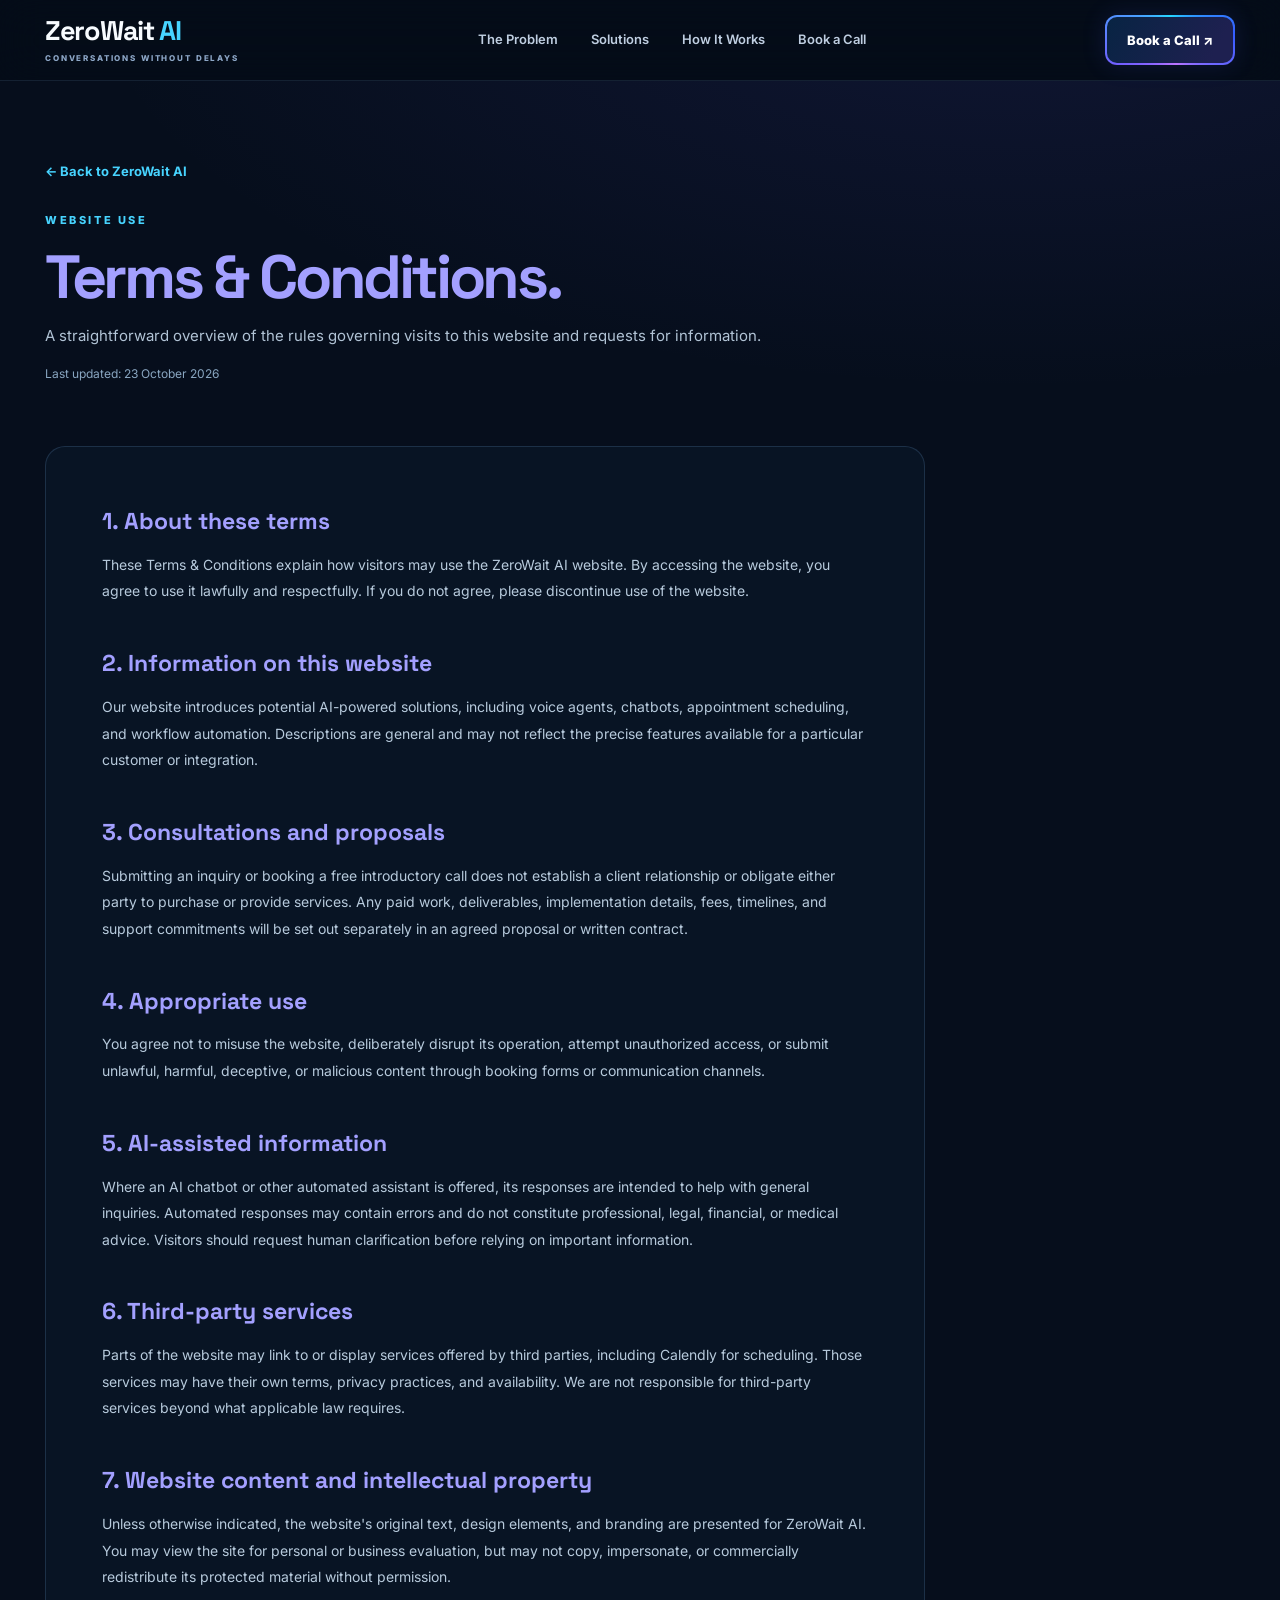
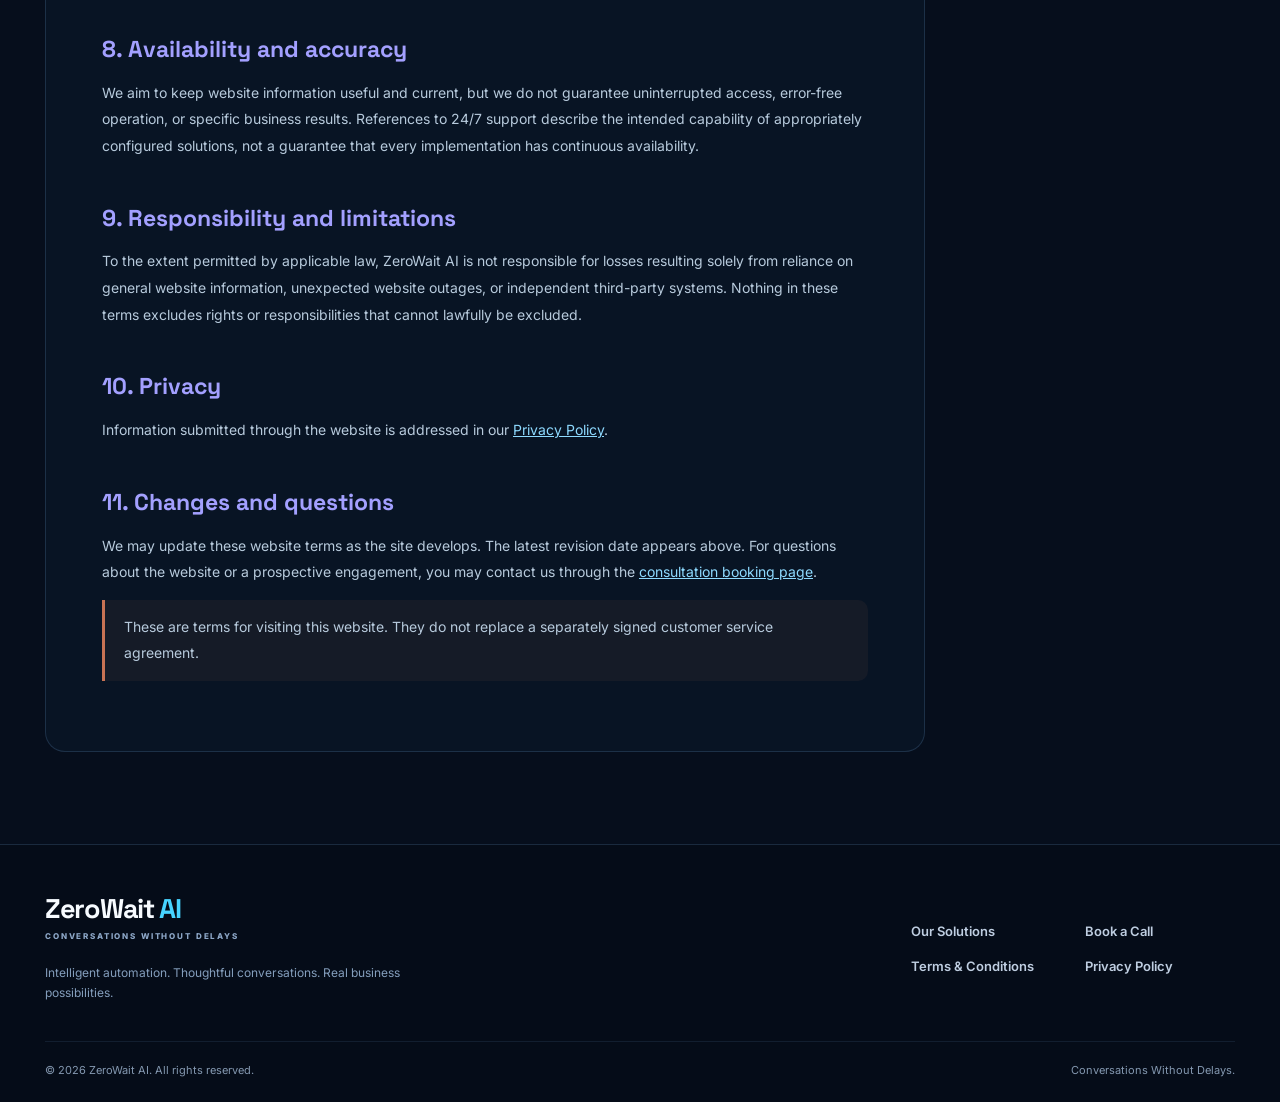
<file: terms.html>
<!doctype html>
<html lang="en">
<head>
  <meta charset="utf-8">
  <meta name="viewport" content="width=device-width, initial-scale=1">
  <meta name="theme-color" content="#06101d">
  <meta name="description" content="Read ZeroWait AI's website terms and conditions.">
  <title>Terms & Conditions | ZeroWait AI</title>
  <link rel="icon" type="image/svg+xml" href="assets/favicon.svg">
  <link rel="preconnect" href="https://fonts.googleapis.com">
  <link rel="preconnect" href="https://fonts.gstatic.com" crossorigin>
  <link href="https://fonts.googleapis.com/css2?family=Inter:wght@400;500;600;700&family=Space+Grotesk:wght@400;500;600;700&display=swap" rel="stylesheet">
  <link rel="stylesheet" href="styles.css">
  <script defer src="main.js"></script>
</head>
<body>
  <a class="skip-link" href="#main">Skip to content</a>
  <header class="site-header">
    <div class="wrap nav">
      <a class="brand" href="index.html#home"><span class="brand-name">ZeroWait <span>AI</span></span><span class="brand-sub">CONVERSATIONS WITHOUT DELAYS</span></a>
      <nav class="nav-links" id="main-menu" aria-label="Main navigation"><a href="index.html#problem">The Problem</a><a href="index.html#solution">Solutions</a><a href="index.html#process">How It Works</a><a href="index.html#book">Book a Call</a></nav>
      <a class="btn btn-glow btn-header" href="index.html#book"><span>Book a Call <span aria-hidden="true">↗</span></span></a>
      <button class="menu-toggle" id="menu-toggle" type="button" aria-expanded="false" aria-controls="main-menu" aria-label="Open navigation menu"><span aria-hidden="true">☰</span></button>
    </div>
  </header>
  <main id="main">
    <div class="legal-hero">
      <div class="wrap">
        <a class="legal-back" href="index.html">← Back to ZeroWait AI</a>
        <p class="kicker" style="margin-top:28px">WEBSITE USE</p>
        <h1>Terms & <span class="text-gradient">Conditions.</span></h1>
        <p class="legal-intro">A straightforward overview of the rules governing visits to this website and requests for information.</p>
        <p class="legal-meta">Last updated: 23 October 2026</p>
      </div>
    </div>
    <section class="legal-main">
      <div class="wrap">
        <article class="legal-body">
          <h2>1. About these terms</h2>
          <p>These Terms & Conditions explain how visitors may use the ZeroWait AI website. By accessing the website, you agree to use it lawfully and respectfully. If you do not agree, please discontinue use of the website.</p>

          <h2>2. Information on this website</h2>
          <p>Our website introduces potential AI-powered solutions, including voice agents, chatbots, appointment scheduling, and workflow automation. Descriptions are general and may not reflect the precise features available for a particular customer or integration.</p>

          <h2>3. Consultations and proposals</h2>
          <p>Submitting an inquiry or booking a free introductory call does not establish a client relationship or obligate either party to purchase or provide services. Any paid work, deliverables, implementation details, fees, timelines, and support commitments will be set out separately in an agreed proposal or written contract.</p>

          <h2>4. Appropriate use</h2>
          <p>You agree not to misuse the website, deliberately disrupt its operation, attempt unauthorized access, or submit unlawful, harmful, deceptive, or malicious content through booking forms or communication channels.</p>

          <h2>5. AI-assisted information</h2>
          <p>Where an AI chatbot or other automated assistant is offered, its responses are intended to help with general inquiries. Automated responses may contain errors and do not constitute professional, legal, financial, or medical advice. Visitors should request human clarification before relying on important information.</p>

          <h2>6. Third-party services</h2>
          <p>Parts of the website may link to or display services offered by third parties, including Calendly for scheduling. Those services may have their own terms, privacy practices, and availability. We are not responsible for third-party services beyond what applicable law requires.</p>

          <h2>7. Website content and intellectual property</h2>
          <p>Unless otherwise indicated, the website's original text, design elements, and branding are presented for ZeroWait AI. You may view the site for personal or business evaluation, but may not copy, impersonate, or commercially redistribute its protected material without permission.</p>

          <h2>8. Availability and accuracy</h2>
          <p>We aim to keep website information useful and current, but we do not guarantee uninterrupted access, error-free operation, or specific business results. References to 24/7 support describe the intended capability of appropriately configured solutions, not a guarantee that every implementation has continuous availability.</p>

          <h2>9. Responsibility and limitations</h2>
          <p>To the extent permitted by applicable law, ZeroWait AI is not responsible for losses resulting solely from reliance on general website information, unexpected website outages, or independent third-party systems. Nothing in these terms excludes rights or responsibilities that cannot lawfully be excluded.</p>

          <h2>10. Privacy</h2>
          <p>Information submitted through the website is addressed in our <a href="privacy.html">Privacy Policy</a>.</p>

          <h2>11. Changes and questions</h2>
          <p>We may update these website terms as the site develops. The latest revision date appears above. For questions about the website or a prospective engagement, you may contact us through the <a href="index.html#book">consultation booking page</a>.</p>
          <p class="legal-callout">These are terms for visiting this website. They do not replace a separately signed customer service agreement.</p>
        </article>
      </div>
    </section>
  </main>
  <footer class="footer">
    <div class="wrap footer-top">
      <div><a class="brand" href="index.html"><span class="brand-name">ZeroWait <span>AI</span></span><span class="brand-sub">CONVERSATIONS WITHOUT DELAYS</span></a><p>Intelligent automation. Thoughtful conversations. Real business possibilities.</p></div>
      <nav class="footer-nav" aria-label="Footer navigation"><a href="index.html#solution">Our Solutions</a><a href="index.html#book">Book a Call</a><a href="terms.html" aria-current="page">Terms & Conditions</a><a href="privacy.html">Privacy Policy</a></nav>
    </div>
    <div class="wrap footer-bottom"><span>© <span id="year">2026</span> ZeroWait AI. All rights reserved.</span><span>Conversations Without Delays.</span></div>
  </footer>
</body>
</html>
</file>
<file: styles.css>
:root {
  --bg: #060e1c;
  --bg-soft: #09182a;
  --panel: #0d1d31;
  --panel-light: #11253d;
  --ink: #f7fbff;
  --muted: #b1c3d5;
  --cyan: #47d4ff;
  --blue: #438dff;
  --purple: #9c74ff;
  --heading: #a3a0ff;
  --terracotta: #c87354;
  --line: rgba(123, 178, 230, 0.18);
  --radius: 20px;
}
* { box-sizing: border-box; }
html { scroll-behavior: smooth; scroll-padding-top: 95px; }
body { margin: 0; background: var(--bg); color: var(--ink); font: 16px/1.65 Inter, system-ui, sans-serif; overflow-x: hidden; }
a { color: inherit; text-decoration: none; }
button { font: inherit; }
img { max-width: 100%; display: block; }
h1, h2, h3, h4, p { margin-top: 0; }
h1, h2, h3, h4 { font-family: "Space Grotesk", sans-serif; color: var(--heading); }
::selection { background: #548cef; color: #06101d; }
:focus-visible { outline: 3px solid var(--cyan); outline-offset: 4px; }
.wrap { width: min(1190px, calc(100% - 56px)); margin-inline: auto; }
.skip-link { position: fixed; z-index: 100; top: -80px; left: 20px; padding: 10px 18px; background: white; color: #071526; border-radius: 8px; }
.skip-link:focus { top: 12px; }

/* Navigation */
.site-header { position: sticky; z-index: 30; top: 0; border-bottom: 1px solid rgba(129, 180, 231, .13); background: rgba(5, 12, 24, .86); backdrop-filter: blur(20px); }
.nav { height: 80px; display: flex; align-items: center; justify-content: space-between; gap: 24px; }
.brand { display: inline-flex; flex-direction: column; line-height: 1.1; flex-shrink: 0; }
.brand-name { font: 700 27px/1.06 "Space Grotesk", sans-serif; letter-spacing: -1.3px; white-space: nowrap; }
.brand-name span { color: var(--cyan); }
.brand-sub { color: #8da7c7; font-size: 8px; font-weight: 800; letter-spacing: 1.85px; margin-top: 8px; }
.nav-links { display: flex; align-items: center; gap: clamp(18px, 2.6vw, 35px); }
.nav-links a, .footer-nav a { font-size: 13px; color: #bfcee1; font-weight: 600; transition: color .2s ease; }
.nav-links a:hover, .footer-nav a:hover { color: var(--cyan); }
.menu-toggle { display: none; background: #0b1c32; color: white; border: 1px solid var(--line); border-radius: 10px; padding: 7px 12px; font-size: 24px; cursor: pointer; }

/* Buttons */
.btn { position: relative; display: inline-flex; align-items: center; justify-content: center; gap: 10px; min-height: 50px; padding: 14px 22px; border-radius: 12px; font-size: 13px; line-height: 1.3; font-weight: 800; text-align: center; transition: transform .22s ease, box-shadow .22s ease, border-color .22s ease; cursor: pointer; }
.btn:hover { transform: translateY(-3px); }
.btn-header { background: transparent; color: white; white-space: nowrap; }
.btn-header:hover { box-shadow: 0 6px 28px rgba(59, 179, 246, .25); }
.btn-outline { border: 1px solid rgba(123, 173, 233, .45); background: rgba(12, 31, 51, .75); color: #e4f5ff; }
.btn-outline:hover { border-color: var(--cyan); box-shadow: 0 4px 30px rgba(23, 120, 233, .14); }
.btn-glow { border: 0; isolation: isolate; overflow: hidden; color: white; box-shadow: 0 0 24px rgba(83, 102, 249, .15); }
.btn-glow::before { content: ""; position: absolute; z-index: -2; width: 230%; aspect-ratio: 1; inset: 50% auto auto 50%; transform: translate(-50%, -50%); background: conic-gradient(from 0deg, #25d8ff 0deg, #355dff 85deg, #bc75ff 165deg, #725eff 245deg, #25d8ff 360deg); animation: spinBorder 4.5s linear infinite; }
.btn-glow::after { content: ""; position: absolute; z-index: -1; inset: 2px; border-radius: 10px; background: linear-gradient(120deg, #082443, #1e2050 84%); }
.btn-glow > span { position: relative; z-index: 2; }
.btn-glow:hover { box-shadow: 0 0 36px rgba(120, 99, 255, .36), 0 0 22px rgba(41, 201, 255, .15); }
@keyframes spinBorder { to { transform: translate(-50%, -50%) rotate(360deg); } }

/* Hero */
.hero { position: relative; isolation: isolate; overflow: hidden; padding: clamp(75px, 8vw, 116px) 0 96px; }
.hero-ambient { position: absolute; z-index: -2; pointer-events: none; inset: -15% -10% auto auto; width: 850px; height: 650px; background: radial-gradient(ellipse, rgba(57, 93, 184, .15), transparent 63%); }
.hero-grid { display: grid; grid-template-columns: minmax(0, 1.02fr) minmax(0, 1fr); align-items: center; gap: clamp(28px, 5vw, 76px); }
.hero-copy { position: relative; z-index: 1; }
.eyebrow { display: inline-flex; gap: 11px; align-items: center; margin: 0; color: #97cff4; font-size: 11px; font-weight: 800; letter-spacing: 1.65px; text-transform: uppercase; }
.eyebrow-dot, .live-dot { display: inline-block; width: 8px; height: 8px; border-radius: 50%; flex-shrink: 0; background: var(--cyan); box-shadow: 0 0 0 4px rgba(66, 199, 255, .11), 0 0 14px rgba(64, 198, 255, .7); }
h1 { font-size: clamp(47px, 5.15vw, 72px); line-height: 1.08; letter-spacing: -3.35px; margin: 24px 0 25px; max-width: 630px; }
.text-gradient { color: inherit; }
.hero-lead { max-width: 570px; color: var(--muted); line-height: 1.85; font-size: 16px; margin-bottom: 30px; }
.hero-actions { display: flex; flex-wrap: wrap; gap: 13px; }
.hero-trust { display: flex; flex-wrap: wrap; gap: 10px 25px; margin-top: 35px; font-size: 11px; color: #c2d1e3; font-weight: 700; }
.hero-trust > span { display: flex; gap: 7px; align-items: center; white-space: nowrap; }
.check { color: var(--terracotta); font-size: 16px; }
.hero-visual { min-width: 0; position: relative; }
.circuit-frame { isolation: isolate; position: relative; border-radius: 22px; overflow: hidden; border: 1px solid rgba(70, 134, 207, .26); background: #040d1b; box-shadow: 0 32px 85px rgba(0, 0, 0, .38), 0 0 60px rgba(76, 70, 200, .07); }
.circuit-frame::after { content: ""; position: absolute; pointer-events: none; inset: 0; border-radius: inherit; background: linear-gradient(115deg, rgba(5, 12, 25, .08), transparent 65%); }
.circuit-frame img { width: 100%; aspect-ratio: 16 / 10; height: auto; object-fit: cover; object-position: 62% center; }
.visual-overlay { position: absolute; z-index: 1; bottom: 22px; left: 23px; right: 20px; padding: 13px 16px; display: flex; align-items: center; gap: 13px; width: max-content; max-width: calc(100% - 40px); border: 1px solid rgba(137, 178, 243, .22); border-radius: 10px; background: rgba(5, 14, 29, .83); backdrop-filter: blur(10px); font-size: 10px; font-weight: 800; letter-spacing: 1.5px; color: #e7f3ff; }
.visual-overlay .live-dot { width: 7px; height: 7px; }
.visual-cross { margin-left: 7px; color: var(--terracotta); font-size: 14px; }
.visual-caption { display: flex; align-items: center; gap: 10px; padding: 17px 4px 0; color: #839ebd; letter-spacing: .35px; font-size: 11px; }
.visual-caption-line { height: 1px; width: 20px; background: var(--terracotta); }
.hero-bottom-glow { pointer-events: none; position: absolute; z-index: -1; bottom: -160px; left: 24%; width: 58%; height: 210px; background: radial-gradient(ellipse, rgba(55, 109, 224, .11), transparent 70%); }

/* Content */
.section-divider { height: 1px; background: linear-gradient(90deg, transparent 5%, rgba(52, 167, 235, .32), rgba(168, 111, 235, .2), transparent 95%); }
.section { padding: 96px 0; }
.section-alt { background: linear-gradient(180deg, #081527 0%, #060e1c 100%); }
.section-heading { max-width: 790px; margin-bottom: 36px; }
.kicker { margin-bottom: 12px; color: var(--cyan); font-size: 11px; font-weight: 800; letter-spacing: 2.6px; text-transform: uppercase; }
.section-heading h2 { font-size: clamp(36px, 4.1vw, 53px); max-width: 850px; line-height: 1.14; letter-spacing: -1.8px; margin-bottom: 17px; }
.section-heading > p:last-child { color: var(--muted); font-size: 15px; max-width: 740px; line-height: 1.8; }
.problem-grid { display: grid; grid-template-columns: repeat(5, minmax(0, 1fr)); gap: 14px; }
.solution-grid { display: grid; grid-template-columns: repeat(4, minmax(0, 1fr)); gap: 17px; }
.info-card { min-width: 0; padding: 25px 19px 23px; border: 1px solid var(--line); border-radius: 17px; background: linear-gradient(153deg, rgba(17, 41, 68, .87), rgba(9, 22, 39, .92)); transition: transform .25s ease, border-color .25s ease, background .25s ease; }
.info-card:hover { transform: translateY(-4px); border-color: rgba(85, 181, 255, .48); background: linear-gradient(153deg, rgba(21, 49, 79, .93), rgba(10, 25, 44, .94)); }
.icon-box { height: 43px; width: 43px; border-radius: 12px; background: rgba(46, 139, 223, .10); border: 1px solid rgba(93, 158, 245, .25); color: #7acaff; display: grid; place-items: center; margin-bottom: 23px; font-size: 21px; }
.info-card h3 { font-size: 16px; line-height: 1.35; letter-spacing: -.2px; margin-bottom: 11px; }
.info-card p { margin: 0; font-size: 12px; color: #afc3d6; line-height: 1.8; }
.solution-card { min-height: 233px; padding: 27px 24px; }
.solution-card h3 { font-size: 18px; }
.solution-card p { font-size: 13px; }
.solution-card .icon-box { color: #cfacfc; }
.solution-card:nth-child(3) .icon-box { color: #d39880; }
.process-panel { margin-top: 52px; padding: 35px; border-radius: var(--radius); border: 1px solid var(--line); background: radial-gradient(ellipse at 100% 0, rgba(75, 52, 155, .13), transparent 45%), rgba(10, 27, 46, .62); }
.process-heading { display: flex; justify-content: space-between; align-items: center; gap: 20px; margin-bottom: 28px; }
.process-heading h3 { margin: 0; font-size: clamp(21px, 2.5vw, 28px); letter-spacing: -.8px; }
.process-chip { color: #b7a3e9; border: 1px solid rgba(143, 110, 213, .31); background: rgba(73, 51, 118, .15); font-size: 10px; letter-spacing: .5px; padding: 8px 11px; border-radius: 30px; white-space: nowrap; }
.steps { list-style: none; padding: 0; margin: 0; display: grid; grid-template-columns: repeat(4, minmax(0, 1fr)); gap: 16px; }
.steps li { display: flex; align-items: center; gap: 12px; color: #dae9f7; font-size: 12px; font-weight: 700; }
.step-number { flex-shrink: 0; height: 38px; width: 38px; border-radius: 50%; display: grid; place-items: center; color: #91d9ff; font-size: 12px; border: 1px solid rgba(67, 156, 239, .36); background: rgba(50, 115, 185, .14); }

/* Demo and booking */
.connect-section { padding-bottom: 110px; }
.connect-grid { display: grid; grid-template-columns: minmax(0, .83fr) minmax(0, 1.17fr); align-items: stretch; gap: 22px; }
.feature-panel { padding: 30px; min-width: 0; border-radius: 20px; border: 1px solid var(--line); background: linear-gradient(145deg, rgba(15, 37, 60, .89), rgba(8, 23, 41, .95)); }
.feature-panel h3 { margin: 0 0 14px; font-size: 26px; line-height: 1.25; letter-spacing: -.65px; }
.feature-panel > p { color: var(--muted); font-size: 13px; line-height: 1.82; }
.panel-icon { display: grid; place-items: center; height: 47px; width: 47px; color: #bb9aff; font-size: 24px; border: 1px solid rgba(142, 115, 224, .32); background: rgba(109, 70, 193, .13); border-radius: 12px; margin-bottom: 24px; }
.demo-preview { min-height: 248px; padding: 24px; margin: 26px 0; border-radius: 16px; border: 1px dashed rgba(91, 155, 226, .32); background: radial-gradient(ellipse at 50% 50%, rgba(66, 90, 189, .16), transparent 55%), linear-gradient(135deg, #081525, #12213b); display: flex; flex-direction: column; gap: 9px; align-items: center; justify-content: center; text-align: center; }
.demo-play { display: grid; place-items: center; width: 66px; height: 66px; margin-bottom: 8px; border: 1px solid #8e9cff; background: rgba(98, 106, 222, .1); color: #b0bcff; border-radius: 50%; font-size: 20px; }
.demo-preview strong { font-size: 15px; }
.demo-preview small { color: #8ca4bf; font-size: 12px; }
.panel-note { margin-bottom: 13px; }
.text-link { display: inline-flex; gap: 8px; color: var(--cyan); font-weight: 800; font-size: 13px; }
.text-link:hover { text-decoration: underline; }
.booking-label { color: #91cfff; font-weight: 800; font-size: 10px; letter-spacing: 1.7px; display: flex; align-items: center; gap: 11px; margin-bottom: 22px; }
.booking-link { margin: 8px 0 18px; font-size: 12px; }
.calendar-frame { position: relative; isolation: isolate; border-radius: 14px; overflow: hidden; padding: 3px; background: #0d2040; }
.calendar-frame::before { content: ""; position: absolute; z-index: 0; top: 50%; left: 50%; width: 260%; aspect-ratio: 1; transform: translate(-50%, -50%); background: conic-gradient(from 0deg, #25d8ff, #355dff, #bc75ff, #725eff, #25d8ff); animation: spinBorder 6s linear infinite; pointer-events: none; }
.calendar-frame iframe { display: block; position: relative; z-index: 1; border: 0; border-radius: 11px; background: #fff; width: 100%; height: 730px; }
.calendar-fallback, .privacy-note { color: #a5bace !important; font-size: 12px !important; margin-top: 12px; margin-bottom: 0; }
.calendar-fallback a, .privacy-note a { color: #83d6ff; text-decoration: underline; text-underline-offset: 2px; }

/* Footer */
.footer { border-top: 1px solid var(--line); background: #050c18; }
.footer-top { display: flex; justify-content: space-between; gap: 36px; padding: 50px 0 38px; }
.footer-top p { color: #849ebc; font-size: 12px; max-width: 355px; margin: 23px 0 0; }
.footer-nav { display: grid; grid-template-columns: repeat(2, minmax(150px, 1fr)); align-content: center; gap: 14px 24px; }
.footer-bottom { border-top: 1px solid rgba(131, 173, 230, .11); padding: 19px 0 23px; display: flex; justify-content: space-between; gap: 15px; flex-wrap: wrap; color: #8498b0; font-size: 11px; }

/* Legal pages */
.legal-hero { padding: 76px 0 30px; background: radial-gradient(ellipse at 80% -30%, rgba(84, 77, 210, .13), transparent 65%); }
.legal-hero h1 { margin: 15px 0 14px; font-size: clamp(41px, 5vw, 61px); }
.legal-intro { max-width: 750px; font-size: 15px; color: var(--muted); }
.legal-meta { font-size: 12px; color: #89a6c1; }
.legal-main { padding: 20px 0 92px; }
.legal-body { max-width: 880px; background: rgba(10, 25, 43, .62); border: 1px solid var(--line); border-radius: 20px; padding: clamp(24px, 5vw, 56px); }
.legal-body h2 { margin: 40px 0 11px; font-size: 23px; }
.legal-body h2:first-child { margin-top: 0; }
.legal-body p, .legal-body li { color: #b7cadc; font-size: 14px; line-height: 1.9; }
.legal-body a { color: #8edaff; text-decoration: underline; }
.legal-body ul { padding-left: 21px; }
.legal-callout { border-left: 3px solid var(--terracotta); background: rgba(200, 115, 84, .07); padding: 14px 19px; color: #d7d9e4; border-radius: 0 10px 10px 0; }
.legal-back { color: var(--cyan); font-size: 13px; font-weight: 700; }

@media (max-width: 1100px) {
  .hero-grid { gap: 28px; }
  h1 { font-size: clamp(42px, 5.7vw, 61px); }
  .problem-grid { grid-template-columns: repeat(3, minmax(0, 1fr)); }
  .solution-grid { grid-template-columns: repeat(2, minmax(0, 1fr)); }
}
@media (max-width: 820px) {
  .nav-links { display: none; position: absolute; top: 80px; left: 0; right: 0; flex-direction: column; align-items: stretch; gap: 6px; background: #071527; border-bottom: 1px solid var(--line); padding: 17px 28px 22px; box-shadow: 0 18px 24px rgba(0,0,0,.3); }
  .nav-links.open { display: flex; }
  .nav-links a { padding: 8px 0; }
  .menu-toggle { display: inline-flex; margin-left: auto; }
  .btn-header { display: none; }
  .hero { padding: 64px 0 73px; }
  .hero-grid { grid-template-columns: 1fr; gap: 43px; }
  .hero-visual { max-width: 650px; width: 100%; }
  .hero-copy { max-width: 650px; }
  .hero-trust { margin-top: 27px; }
  h1 { max-width: 750px; }
  .connect-grid { grid-template-columns: 1fr; }
  .steps { grid-template-columns: repeat(2, minmax(0, 1fr)); gap: 18px; }
}
@media (max-width: 580px) {
  .wrap { width: calc(100% - 36px); }
  .nav { height: 72px; }
  .nav-links { top: 72px; }
  .brand-name { font-size: 24px; }
  .brand-sub { font-size: 7px; letter-spacing: 1.38px; }
  .hero { padding: 46px 0 55px; }
  .eyebrow { font-size: 9px; line-height: 1.5; letter-spacing: 1.2px; }
  h1 { font-size: clamp(38px, 10vw, 54px); letter-spacing: -2px; margin: 19px 0 19px; }
  .hero-lead { font-size: 14px; margin-bottom: 23px; }
  .hero-actions { flex-direction: column; }
  .hero-actions .btn { width: 100%; }
  .hero-trust { gap: 8px 16px; font-size: 10px; }
  .hero-grid { gap: 33px; }
  .circuit-frame { border-radius: 15px; }
  .visual-overlay { bottom: 13px; left: 13px; padding: 10px 12px; font-size: 8px; letter-spacing: 1px; }
  .visual-caption { font-size: 10px; }
  .section { padding: 68px 0; }
  .section-heading h2 { font-size: clamp(32px, 8vw, 43px); letter-spacing: -1.3px; }
  .section-heading > p:last-child { font-size: 13px; }
  .problem-grid { grid-template-columns: repeat(2, minmax(0, 1fr)); gap: 10px; }
  .info-card { padding: 19px 15px; }
  .info-card h3 { font-size: 14px; }
  .info-card p { font-size: 11px; }
  .icon-box { margin-bottom: 17px; }
  .solution-grid { grid-template-columns: 1fr; gap: 12px; }
  .solution-card { min-height: 0; }
  .process-panel { padding: 23px 18px; margin-top: 34px; }
  .process-heading { align-items: flex-start; flex-direction: column; }
  .process-chip { display: none; }
  .steps li { font-size: 11px; }
  .feature-panel { padding: 22px 17px; }
  .feature-panel h3 { font-size: 23px; }
  .calendar-frame iframe { height: 710px; }
  .footer-top { flex-direction: column; padding: 39px 0 27px; }
  .footer-nav { grid-template-columns: repeat(2, minmax(0, 1fr)); }
  .legal-hero { padding: 55px 0 23px; }
  .legal-main { padding-bottom: 55px; }
}
@media (max-width: 375px) {
  .problem-grid { grid-template-columns: 1fr; }
  .hero-trust > span { white-space: normal; }
  .visual-overlay { max-width: calc(100% - 24px); }
}
@media (prefers-reduced-motion: reduce) {
  *, *::before, *::after { scroll-behavior: auto !important; animation: none !important; transition: none !important; }
}
</file>
